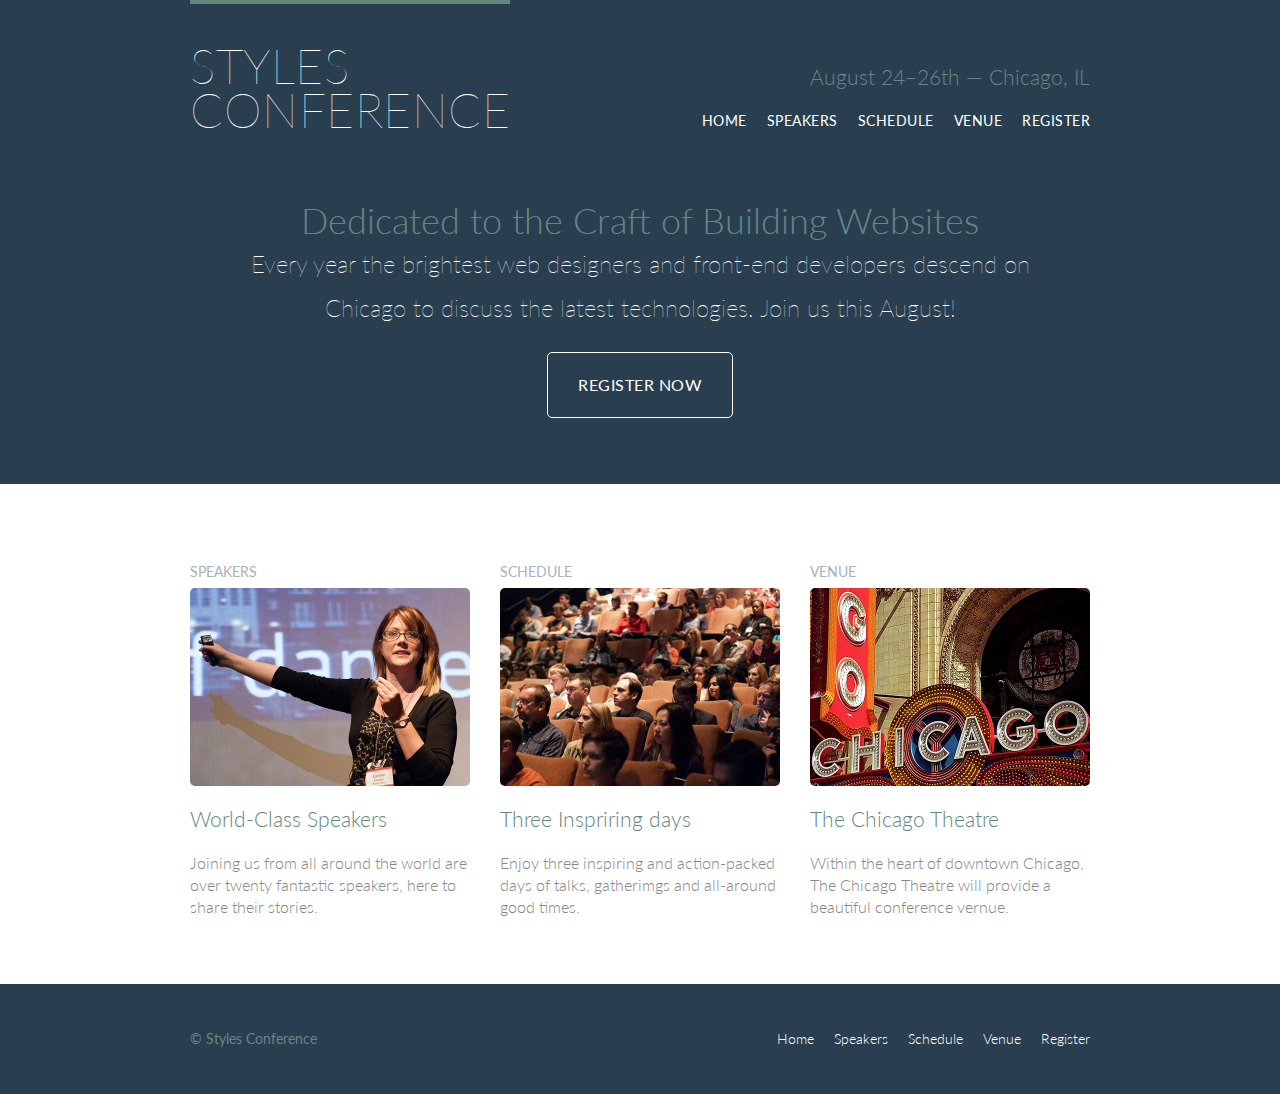
<file: index.html>
<!DOCTYPE html>
<html lang="en">
    
  <head>
    <meta charset="utf-8">
    <title>Styles Conference</title>
    <link rel="stylesheet" href="assets/stylesheets/main.css">
    <link rel="stylesheet" href="https://fonts.googleapis.com/css?family=Lato:100,300,400" >
  </head>
    
  <body>
      
      <!-- Header -->
      
     <header class="primary-header container group">
         
        <h1 class="logo">
          <a href="index.html">Styles <br> Conference</a>
        </h1>
         
        <h3 class="tagline">August 24&ndash;26th &mdash; Chicago, IL</h3>
         
        <nav class="nav primary-nav">
          <ul>
            <li><a href="index.html">Home</a></li><!--
            --><li><a href="speakers.html">Speakers</a></li><!--
            --><li><a href="schedule.html">Schedule</a></li><!--
            --><li><a href="venue.html">Venue</a></li><!--
            --><li><a href="register.html">Register</a></li>
          </ul>
        </nav>
         
      </header>
      
      <!-- Hero -->
      
      <section class="hero container">
          
        <h2>Dedicated to the Craft of Building Websites</h2>
          
        <p>Every year the brightest web designers and front-end developers descend on Chicago to discuss the latest technologies. Join us this August!</p>
          
        <a class="btn btn-alt" href="register.html">Register Now</a>
          
      </section>
      
      <!-- Teasers -->
      
      <section class="row">
        <div class="grid">
          
        <!-- Speakers -->
          
        <section class="teaser col-1-3">
          <h5>Speakers</h5>
          <a href="speakers.html">
            <img src="assets/images/home/speakers.jpg" alt="Professional Speaker">
            <h3>World-Class Speakers</h3>
          </a>
          <p>Joining us from all around the world are over twenty fantastic speakers, here to share their stories.</p>
        </section><!--

        Schedule
          
        --><section class="teaser col-1-3">
          <h5>Schedule</h5>
          <a href="schedule.html">
            <img src="assets/images/home/schedule.jpg" alt="Conference schedule">
            <h3>Three Inspriring days</h3>
          </a>
          <p>Enjoy three inspiring and action-packed days of talks, gatherimgs and all-around good times.</p>
        </section><!--

        Venue
          
        --><section class="teaser col-1-3">
          <h5>Venue</h5>
            <a href="venue.html">
              <img src="assets/images/home/venue.jpg" alt="Chicago Theatre">
            <h3>The Chicago Theatre</h3>
          </a>
          <p>Within the heart of downtown Chicago, The Chicago Theatre will provide a beautiful conference vernue.</p>
        </section>
          
        </div>
      </section>
      
      <!--  Footer -->
      
      <footer class="primary-footer container group">
          
        <small>&copy; Styles Conference</small>  
          
        <nav class="nav">
          <ul>
            <li><a href="index.html">Home</a></li><!--
            --><li><a href="speakers.html">Speakers</a></li><!--
            --><li><a href="schedule.html">Schedule</a></li><!--
            --><li><a href="venue.html">Venue</a></li><!--
            --><li><a href="register.html">Register</a></li>
          </ul>
        </nav>
          
      </footer>
    
  </body>
</html>
</file>
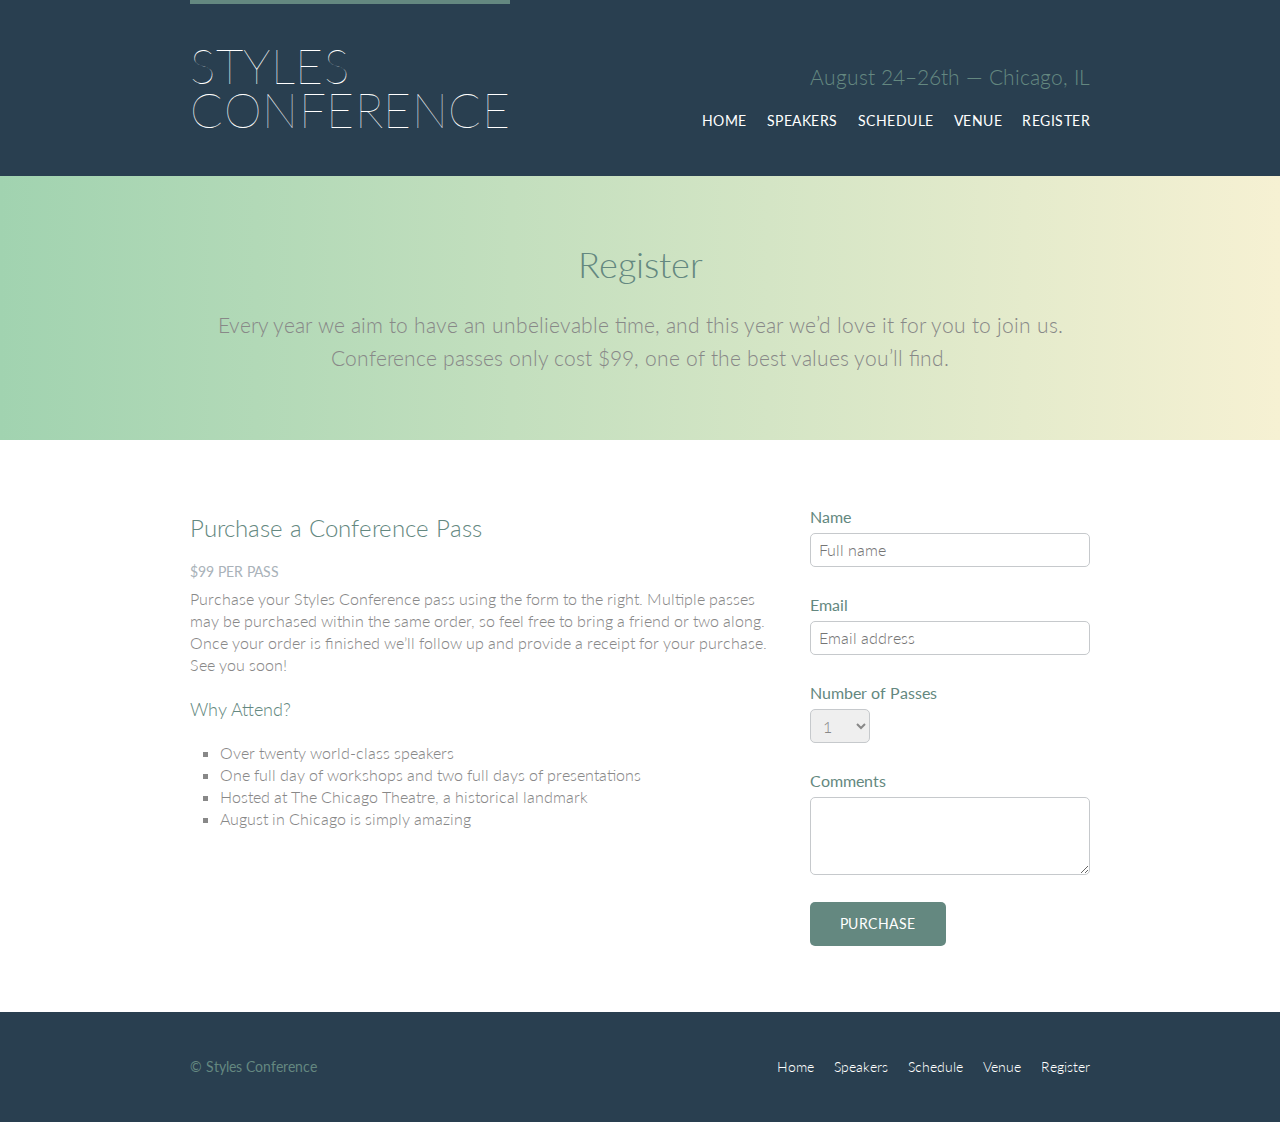
<file: register.html>
<!DOCTYPE html>
<html lang="en">
    
  <head>
    <meta charset="utf-8">
    <title>Register - Styles Conference</title>
    <link rel="stylesheet" href="assets/stylesheets/main.css">
    <link rel="stylesheet" href="https://fonts.googleapis.com/css?family=Lato:100,300,400" >
  </head>
    
  <body>
      
    <!-- Header -->
      
    <header class="primary-header container group">

      <h1 class="logo">
        <a href="index.html">Styles <br> Conference</a>
      </h1>
     
      <h3 class="tagline">August 24&ndash;26th &mdash; Chicago, IL</h3>
        
        <nav class="nav primary-nav">
          <ul>
            <li><a href="index.html">Home</a></li><!--
            --><li><a href="speakers.html">Speakers</a></li><!--
            --><li><a href="schedule.html">Schedule</a></li><!--
            --><li><a href="venue.html">Venue</a></li><!--
            --><li><a href="register.html">Register</a></li>
          </ul>
        </nav>
        
      </header>
      
      <!-- Lead -->
      
      <section class="row-alt">
        <div class="lead container">
          
        <h1>Register</h1>
            
        <p>Every year we aim to have an unbelievable time, and this year we&#8217;d love it for you to join us. Conference passes only cost $99, one of the best values you&#8217;ll find.</p>
          
        </div>
      </section>
        
        <!-- Main Content -->
      
      <section class="row">
        <div class="grid">
            
          <section class="col-2-3">
                
            <h2>Purchase a Conference Pass</h2>
            <h5>$99 per Pass</h5>

            <p>Purchase your Styles Conference pass using the form to the right. Multiple passes may be purchased within the same order, so feel free to bring a friend or two along. Once your order is finished we&#8217;ll follow up and provide a receipt for your purchase. See you soon!</p>

            <h4>Why Attend?</h4>

            <ul class="why-attend">
            <li>Over twenty world-class speakers</li>
              <li>One full day of workshops and two full days of presentations</li>
              <li>Hosted at The Chicago Theatre, a historical landmark</li>
              <li>August in Chicago is simply amazing</li>
            </ul>
                
            </section><!--

            --><form class="col-1-3" action="#" method="post">
            
              <fieldset class="register-group">
                  
                <label>
                  Name
                  <input type="text" name="name" placeholder="Full name" required>
                </label>
                  
                <label>
                  Email
                  <input type="email" name="email" placeholder="Email address" required>
                </label>
                  
                <label>
                  Number of Passes
                  <select name="quantity" required>
                    <option value="1" selected>1</option> 
                    <option value="2">2</option>  
                    <option value="3">3</option>  
                    <option value="4">4</option>  
                    <option value="5">5</option>  
                  </select>
                </label>
              
                <label>
                  Comments
                  <textarea name="comments"></textarea>
                </label>
            
              </fieldset>
            
              <input class="btn btn-default" type="submit" name="submit" value="Purchase">
            
            </form>
   
        </div>
      </section>
      
      <!-- Footer -->
      
      <footer class="primary-footer container group">
          
        <small>&copy; Styles Conference</small>  
          
        <nav class="nav">
          <ul>
            <li><a href="index.html">Home</a></li><!--
            --><li><a href="speakers.html">Speakers</a></li><!--
            --><li><a href="schedule.html">Schedule</a></li><!--
            --><li><a href="venue.html">Venue</a></li><!--
            --><li><a href="register.html">Register</a></li>
          </ul>
        </nav>
          
      </footer>
    
  </body>
</html>
</file>
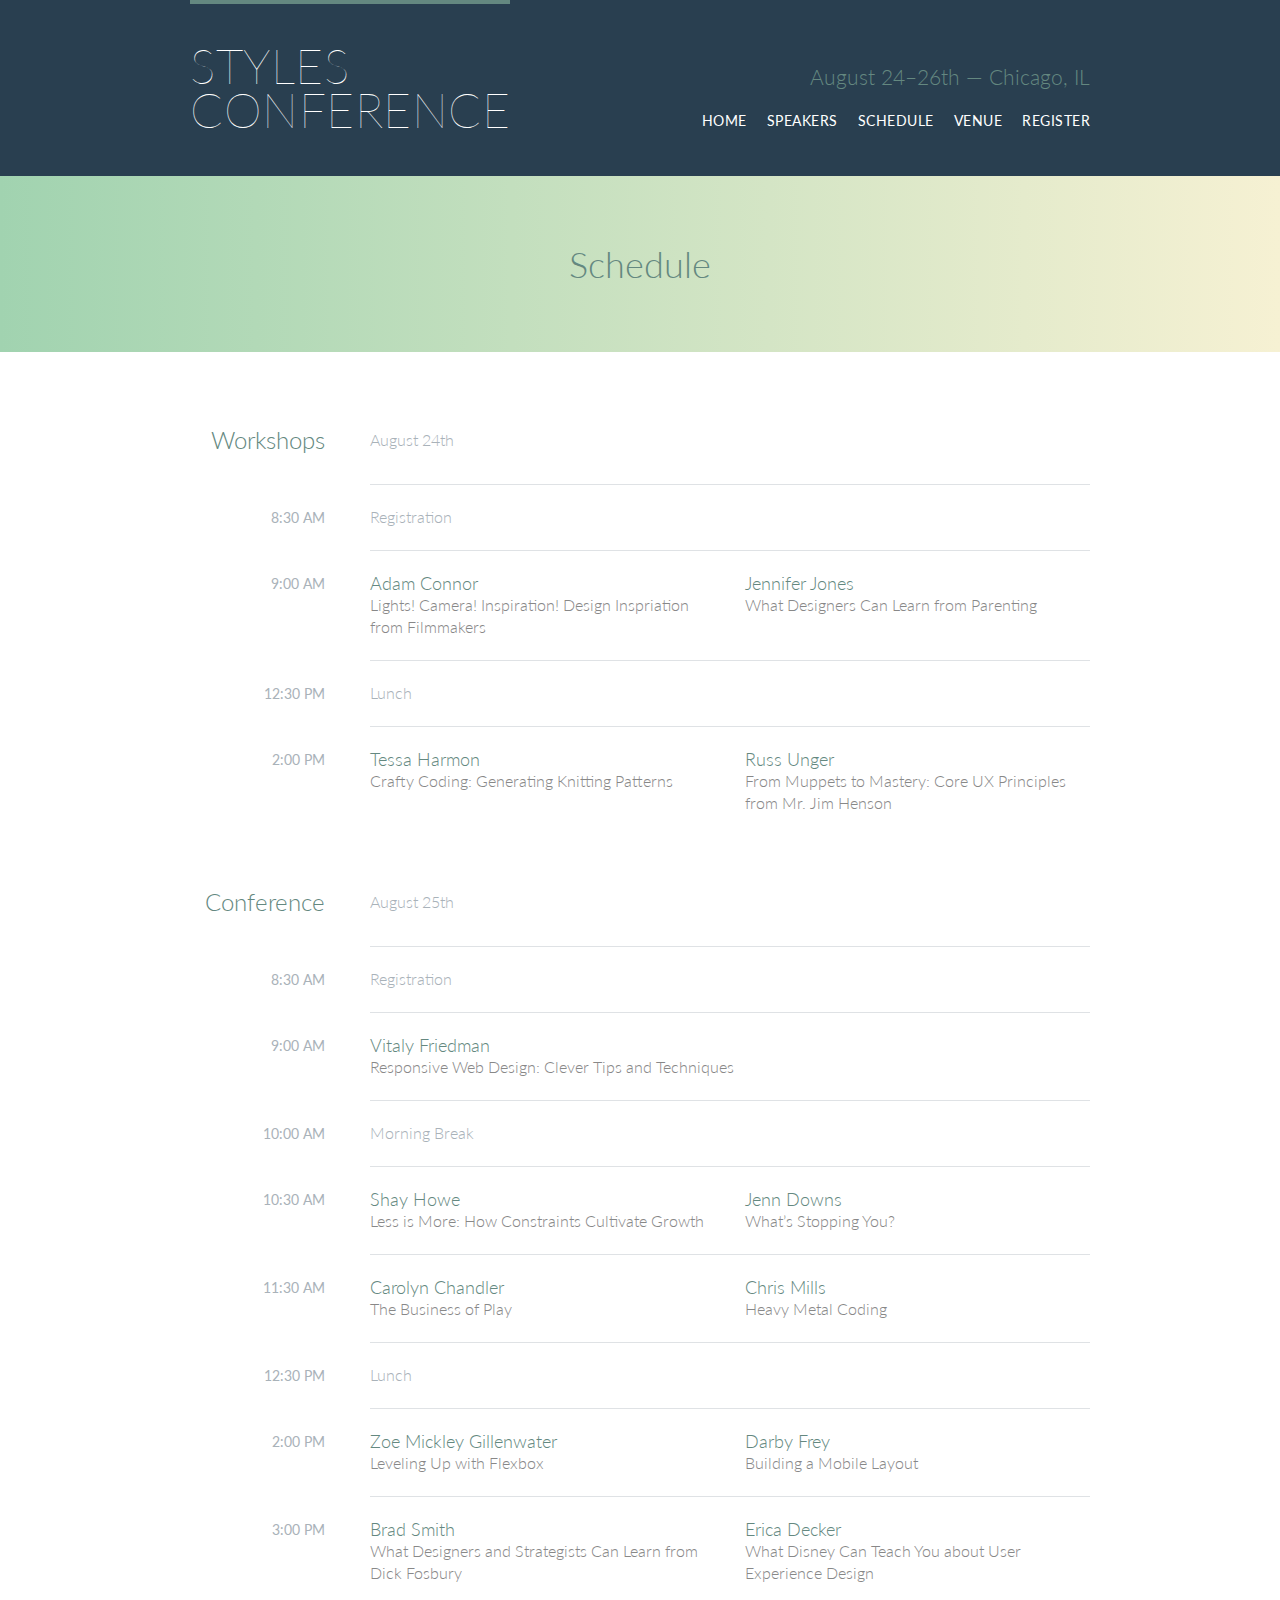
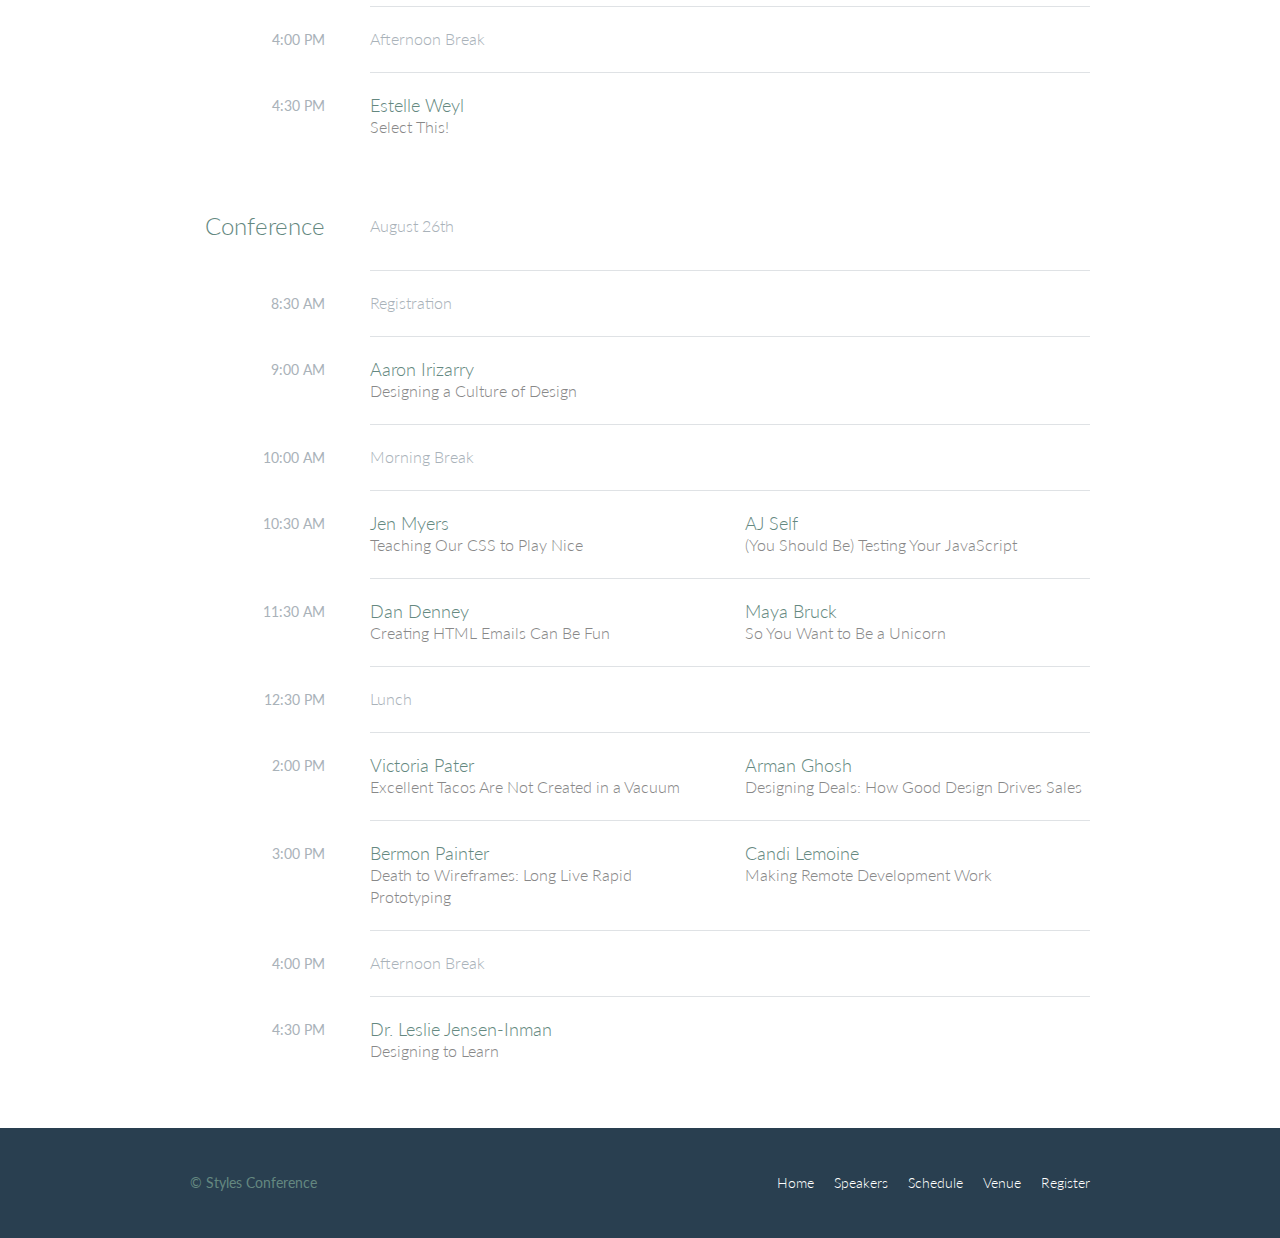
<file: schedule.html>
<!DOCTYPE html>
<html lang="en">
    
  <head>
    <meta charset="utf-8">
    <title>Schedule - Styles Conference</title>
    <link rel="stylesheet" href="assets/stylesheets/main.css">
    <link rel="stylesheet" href="https://fonts.googleapis.com/css?family=Lato:100,300,400" >
  </head>
    
  <body>
      
    <!-- Header -->
      
    <header class="primary-header container group">
        
      <h1 class="logo">
        <a href="index.html">Styles <br> Conference</a>
      </h1>
            
      <h3 class="tagline">August 24&ndash;26th &mdash; Chicago, IL</h3>
        
        <nav class="nav primary-nav">
          <ul>
            <li><a href="index.html">Home</a></li><!--
            --><li><a href="speakers.html">Speakers</a></li><!--
            --><li><a href="schedule.html">Schedule</a></li><!--
            --><li><a href="venue.html">Venue</a></li><!--
            --><li><a href="register.html">Register</a></li>
          </ul>
        </nav>
        
      </header>
      
      <!-- Lead -->
      
      <section class="row-alt">
        <div class="lead container">
          
        <h1>Schedule</h1>
          
        </div>
      </section>

      <!-- Main content -->
      
      <section class="row">
        <div class="container">
            
          <!-- Workshops -->
        
          <table>
            <thead>
              <tr>
                <th scope="row">
                  Workshops  
                </th>
                <td class="schedule-offset" colspan="2">
                  August 24th
                </td>
              </tr>
            </thead>
            <tbody>
              <tr>
                <th scope="row">
                  <time datetime="08:30:00">8:30 AM</time>
                </th>
                <td class="schedule-offset" colspan="2">
                  Registration  
                </td>
              </tr>
              <tr>
                <th scope="row">
                  <time datetime="09:00:00">9:00 AM</time>
                </th>
                <td>
                  <a href="speakers.html#adam-connor">
                    <h4>Adam Connor</h4>
                    Lights! Camera! Inspiration! Design Inspriation from Filmmakers
                  </a>  
                </td>
                <td>
                  <a href="speakers.html#jennifer-jones">
                    <h4>Jennifer Jones</h4>  
                    What Designers Can Learn from Parenting
                  </a>  
                </td>
              </tr>
              <tr>
                <th scope="row">
                  <time datetime="12:30:00">12:30 PM</time>
                </th>
                <td class="schedule-offset" colspan="2">
                  Lunch
                </td>
              </tr>
              <tr>
                <th scope="row">
                  <time datetime="14:00">2:00 PM</time>
                </th>
                <td>
                  <a href="speakers.html#tessa-harmon">
                    <h4>Tessa Harmon</h4>
                    Crafty Coding: Generating Knitting Patterns
                  </a>
                </td>
                <td>
                  <a href="speakers.html#russ-unger">
                    <h4>Russ Unger</h4>
                    From Muppets to Mastery: Core UX Principles from Mr. Jim Henson
                  </a>
                </td>
              </tr>
            </tbody>
          </table>
      
      <!-- Conference -->

        <table>
          <thead>
            <tr>
              <th scope="row">
                Conference
              </th>
              <td class="schedule-offset" colspan="2">
                August 25th
              </td>
            </tr>
          </thead>
          <tbody>
            <tr>
              <th scope="row">
                <time datetime="08:30:00">8:30 AM</time>
              </th>
              <td class="schedule-offset" colspan="2">
                Registration
              </td>
            </tr>
            <tr>
              <th scope="row">
                <time datetime="09:00:00">9:00 AM</time>
              </th>
              <td colspan="2">
                <a href="speakers.html#vitaly-friedman">
                  <h4>Vitaly Friedman</h4>
                  Responsive Web Design: Clever Tips and Techniques
                </a>
              </td>
            </tr>
            <tr>
              <th scope="row">
                <time datetime="10:00:00">10:00 AM</time>
              </th>
              <td class="schedule-offset" colspan="2">
                Morning Break
              </td>
            </tr>
            <tr>
              <th scope="row">
                <time datetime="10:30:00">10:30 AM</time>
              </th>
              <td>
                <a href="speakers.html#shay-howe">
                  <h4>Shay Howe</h4>
                  Less is More: How Constraints Cultivate Growth
                </a>
              </td>
              <td>
                <a href="speakers.html#jenn-downs">
                  <h4>Jenn Downs</h4>
                  What&#8217;s Stopping You?
                </a>
              </td>
            </tr>
            <tr>
              <th scope="row">
                <time datetime="11:30:00">11:30 AM</time>
              </th>
              <td>
                <a href="speakers.html#carolyn-chandler">
                  <h4>Carolyn Chandler</h4>
                  The Business of Play
                </a>
              </td>
              <td>
                <a href="speakers.html#chris-mills">
                  <h4>Chris Mills</h4>
                  Heavy Metal Coding
                </a>
              </td>
            </tr>
            <tr>
              <th scope="row">
                <time datetime="12:30:00">12:30 PM</time>
              </th>
              <td class="schedule-offset" colspan="2">
                Lunch
              </td>
            </tr>
            <tr>
              <th scope="row">
                <time datetime="14:00">2:00 PM</time>
              </th>
              <td>
                <a href="speakers.html#zoe-mickley-gillenwater">
                  <h4>Zoe Mickley Gillenwater</h4>
                  Leveling Up with Flexbox
                </a>
              </td>
              <td>
                <a href="speakers.html#darby-frey">
                  <h4>Darby Frey</h4>
                  Building a Mobile Layout
                </a>
              </td>
            </tr>
            <tr>
              <th scope="row">
                <time datetime="15:00:00">3:00 PM</time>
              </th>
              <td>
                <a href="speakers.html#brad-smith">
                  <h4>Brad Smith</h4>
                  What Designers and Strategists Can Learn from Dick Fosbury
                </a>
              </td>
              <td>
                <a href="speakers.html#erica-decker">
                  <h4>Erica Decker</h4>
                  What Disney Can Teach You about User Experience Design
                </a>
              </td>
            </tr>
            <tr>
              <th scope="row">
                <time datetime="16:00:00">4:00 PM</time>
              </th>
              <td class="schedule-offset" colspan="2">
                Afternoon Break
              </td>
            </tr>
            <tr>
              <th scope="row">
                <time datetime="16:30:00">4:30 PM</time>
              </th>
              <td colspan="2">
                <a href="speakers.html#estelle-weyl">
                  <h4>Estelle Weyl</h4>
                  Select This!
                </a>
              </td>
            </tr>
          </tbody>
        </table>

        <!-- Conference -->

        <table>
          <thead>
            <tr>
              <th scope="row">
                Conference
              </th>
              <td class="schedule-offset" colspan="2">
                August 26th
              </td>
            </tr>
          </thead>
          <tbody>
            <tr>
              <th scope="row">
                <time datetime="08:30:00">8:30 AM</time>
              </th>
              <td class="schedule-offset" colspan="2">
                Registration
              </td>
            </tr>
            <tr>
              <th scope="row">
                <time datetime="09:00:00">9:00 AM</time>
              </th>
              <td colspan="2">
                <a href="speakers.html#aaron-irizarry">
                  <h4>Aaron Irizarry</h4>
                  Designing a Culture of Design
                </a>
              </td>
            </tr>
            <tr>
              <th scope="row">
                <time datetime="10:00:00">10:00 AM</time>
              </th>
              <td class="schedule-offset" colspan="2">
                Morning Break
              </td>
            </tr>
            <tr>
              <th scope="row">
                <time datetime="10:30:00">10:30 AM</time>
              </th>
              <td>
                <a href="speakers.html#jen-myers">
                  <h4>Jen Myers</h4>
                  Teaching Our CSS to Play Nice
                </a>
              </td>
              <td>
                <a href="speakers.html#aj-self">
                  <h4>AJ Self</h4>
                  (You Should Be) Testing Your JavaScript
                </a>
              </td>
            </tr>
            <tr>
              <th scope="row">
                <time datetime="11:30:00">11:30 AM</time>
              </th>
              <td>
                <a href="speakers.html#dan-denney">
                  <h4>Dan Denney</h4>
                  Creating HTML Emails Can Be Fun
                </a>
              </td>
              <td>
                <a href="speakers.html#maya-bruck">
                  <h4>Maya Bruck</h4>
                  So You Want to Be a Unicorn
                </a>
              </td>
            </tr>
            <tr>
              <th scope="row">
                <time datetime="12:30:00">12:30 PM</time>
              </th>
              <td class="schedule-offset" colspan="2">
                Lunch
              </td>
            </tr>
            <tr>
              <th scope="row">
                <time datetime="14:00">2:00 PM</time>
              </th>
              <td>
                <a href="speakers.html#victoria-pater">
                  <h4>Victoria Pater</h4>
                  Excellent Tacos Are Not Created in a Vacuum
                </a>
              </td>
              <td>
                <a href="speakers.html#arman-ghosh">
                  <h4>Arman Ghosh</h4>
                  Designing Deals: How Good Design Drives Sales
                </a>
              </td>
            </tr>
            <tr>
              <th scope="row">
                <time datetime="15:00:00">3:00 PM</time>
              </th>
              <td>
                <a href="speakers.html#bermon-painter">
                  <h4>Bermon Painter</h4>
                  Death to Wireframes: Long Live Rapid Prototyping
                </a>
              </td>
              <td>
                <a href="speakers.html#candi-lemoine">
                  <h4>Candi Lemoine</h4>
                  Making Remote Development Work
                </a>
              </td>
            </tr>
            <tr>
              <th scope="row">
                <time datetime="16:00:00">4:00 PM</time>
              </th>
              <td class="schedule-offset" colspan="2">
                Afternoon Break
              </td>
            </tr>
            <tr>
              <th scope="row">
                <time datetime="16:30:00">4:30 PM</time>
              </th>
              <td colspan="2">
                <a href="speakers.html#leslie-jensen-inman">
                  <h4>Dr. Leslie Jensen-Inman</h4>
                  Designing to Learn
                </a>
              </td>
            </tr>
          </tbody>
        </table>

      </div>
    </section>
      
      <!-- Footer -->
      
      <footer class="primary-footer container group">
          
        <small>&copy; Styles Conference</small>  
          
        <nav class="nav">
          <ul>
            <li><a href="index.html">Home</a></li><!--
            --><li><a href="speakers.html">Speakers</a></li><!--
            --><li><a href="schedule.html">Schedule</a></li><!--
            --><li><a href="venue.html">Venue</a></li><!--
            --><li><a href="register.html">Register</a></li>
          </ul>
        </nav>
          
      </footer>
    
  </body>
</html>
</file>
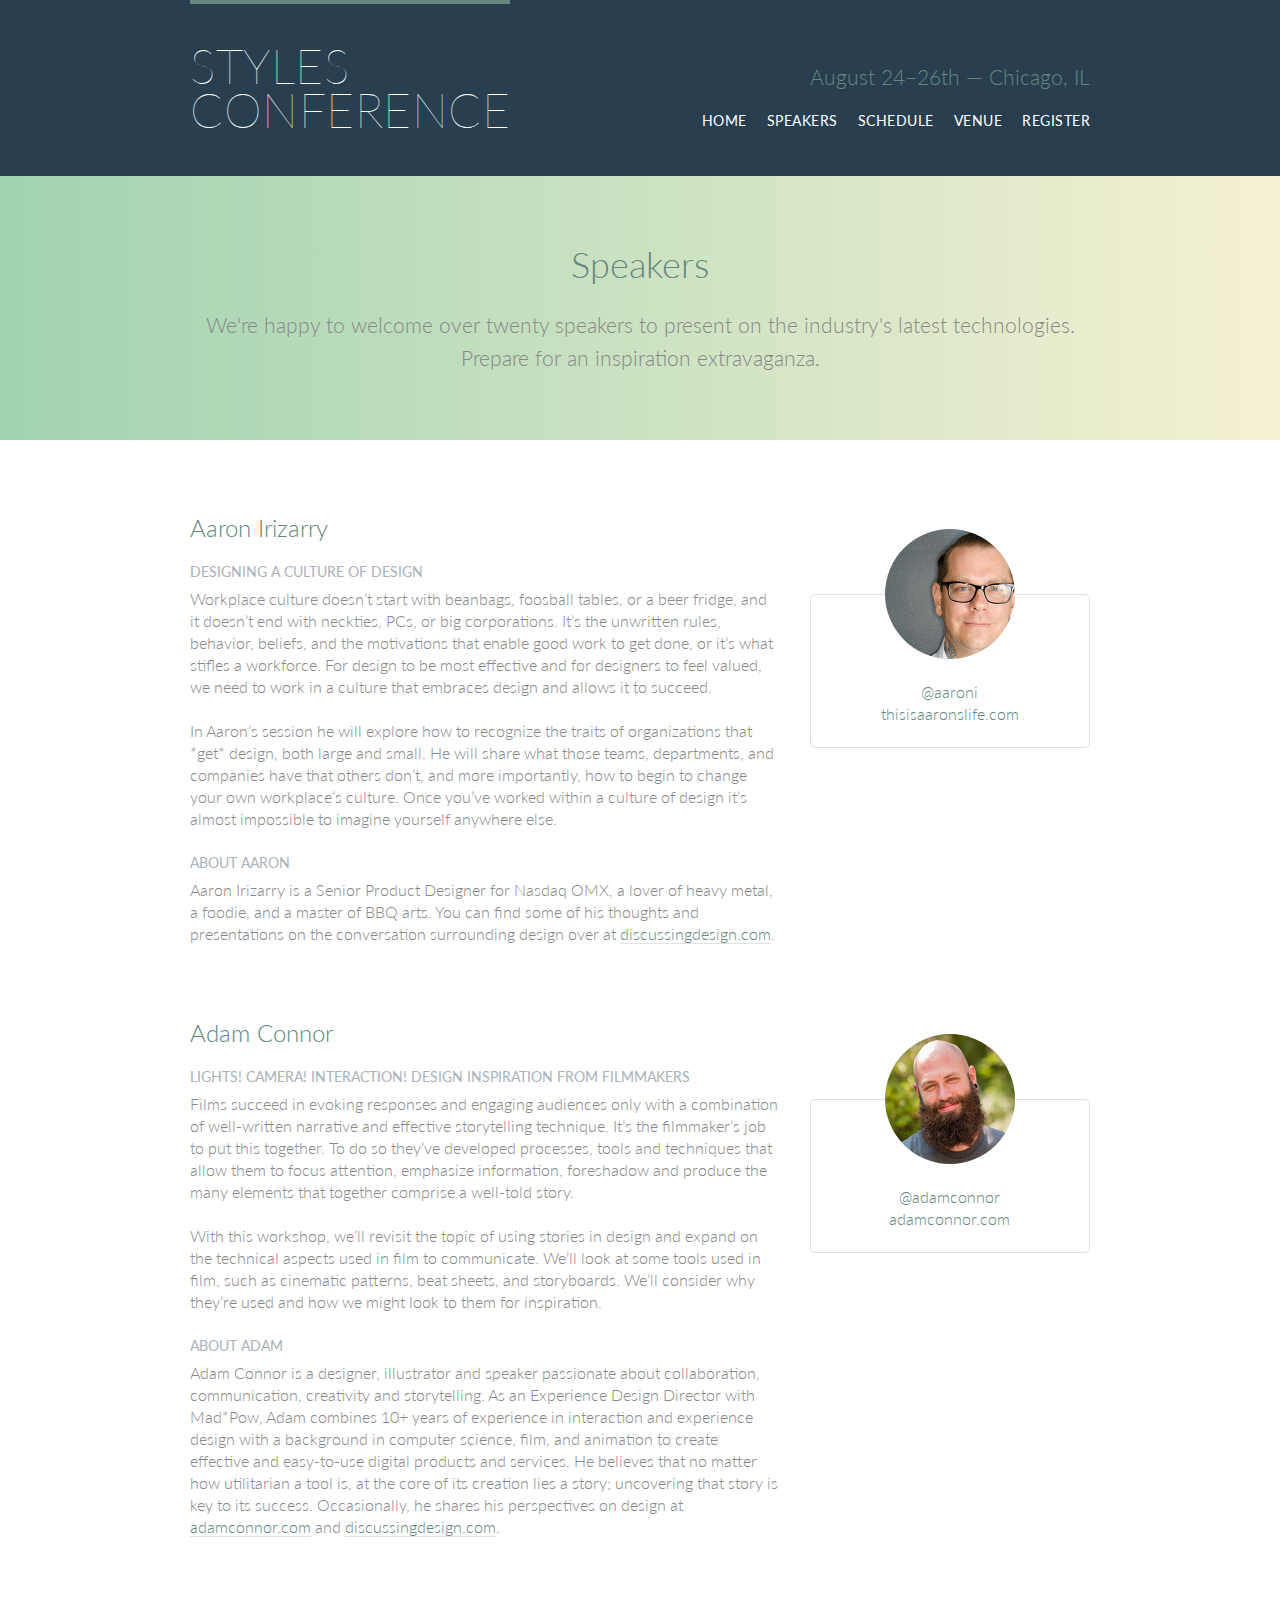
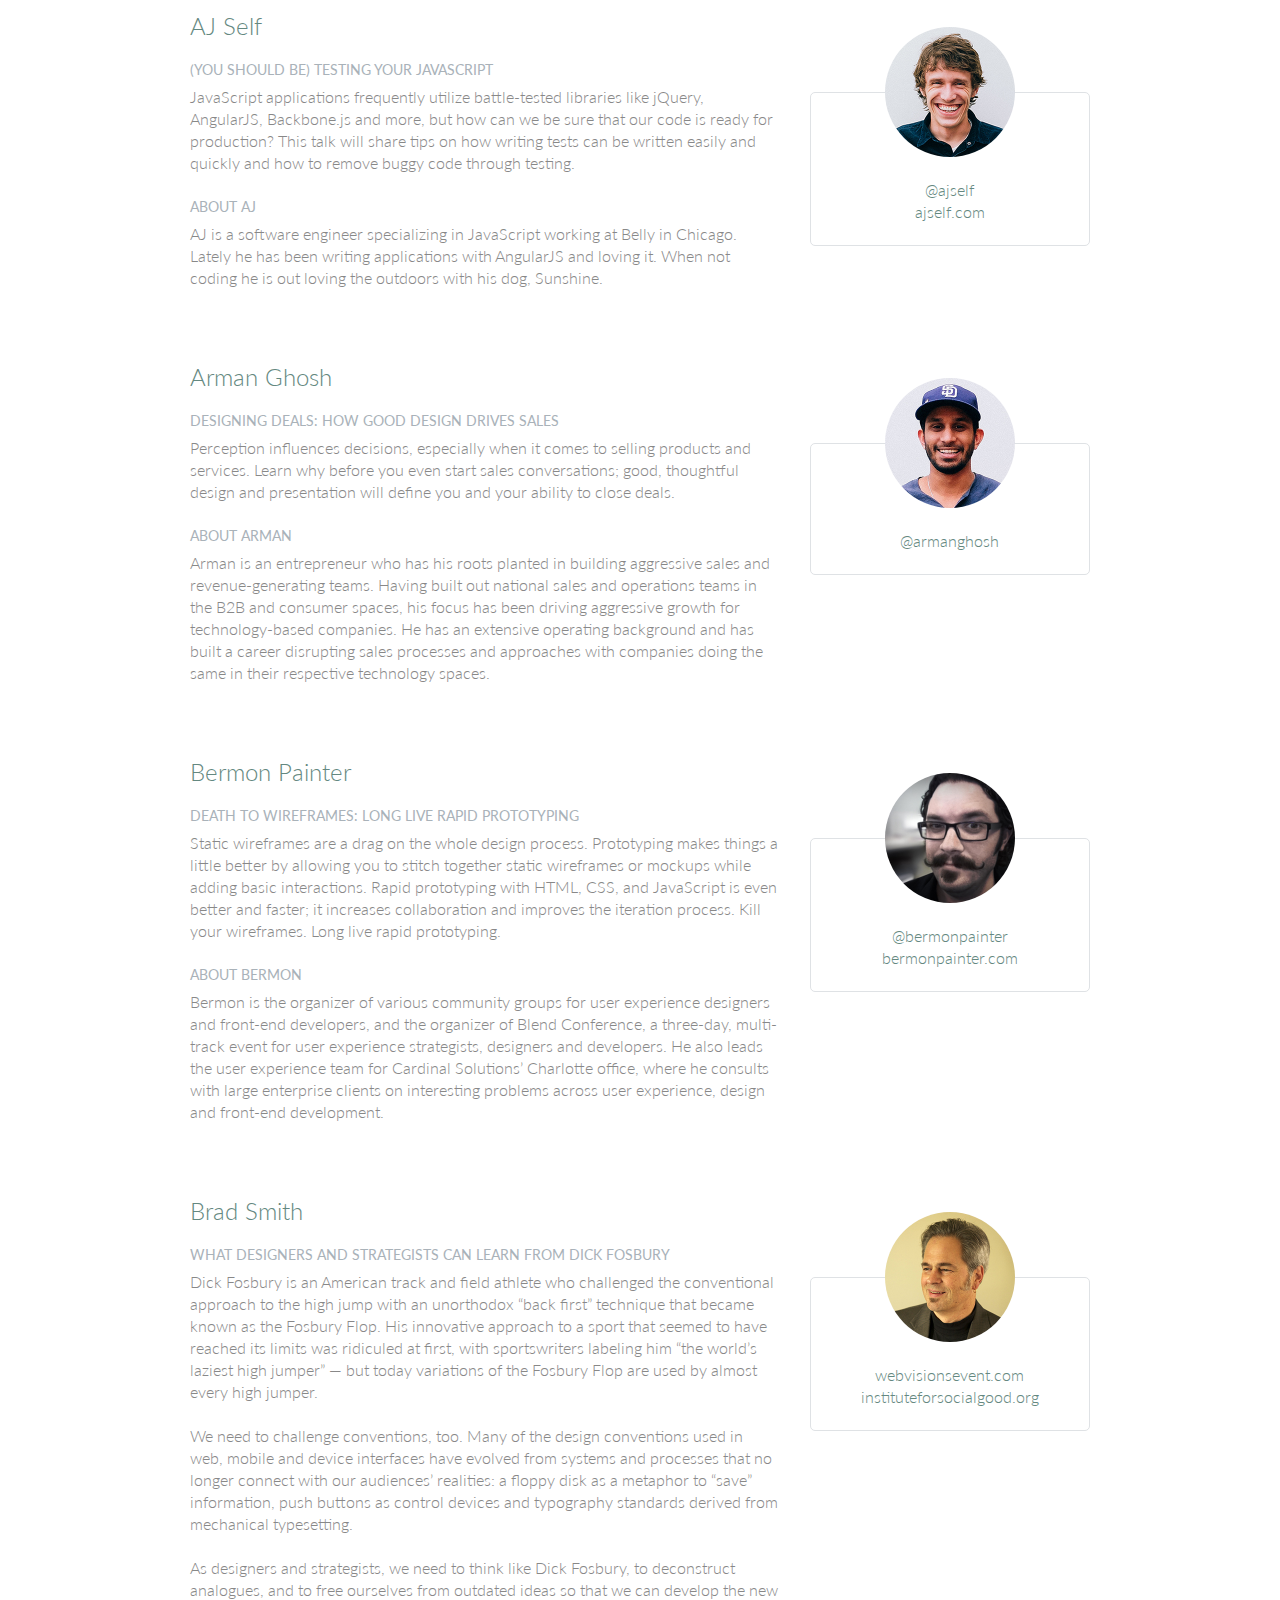
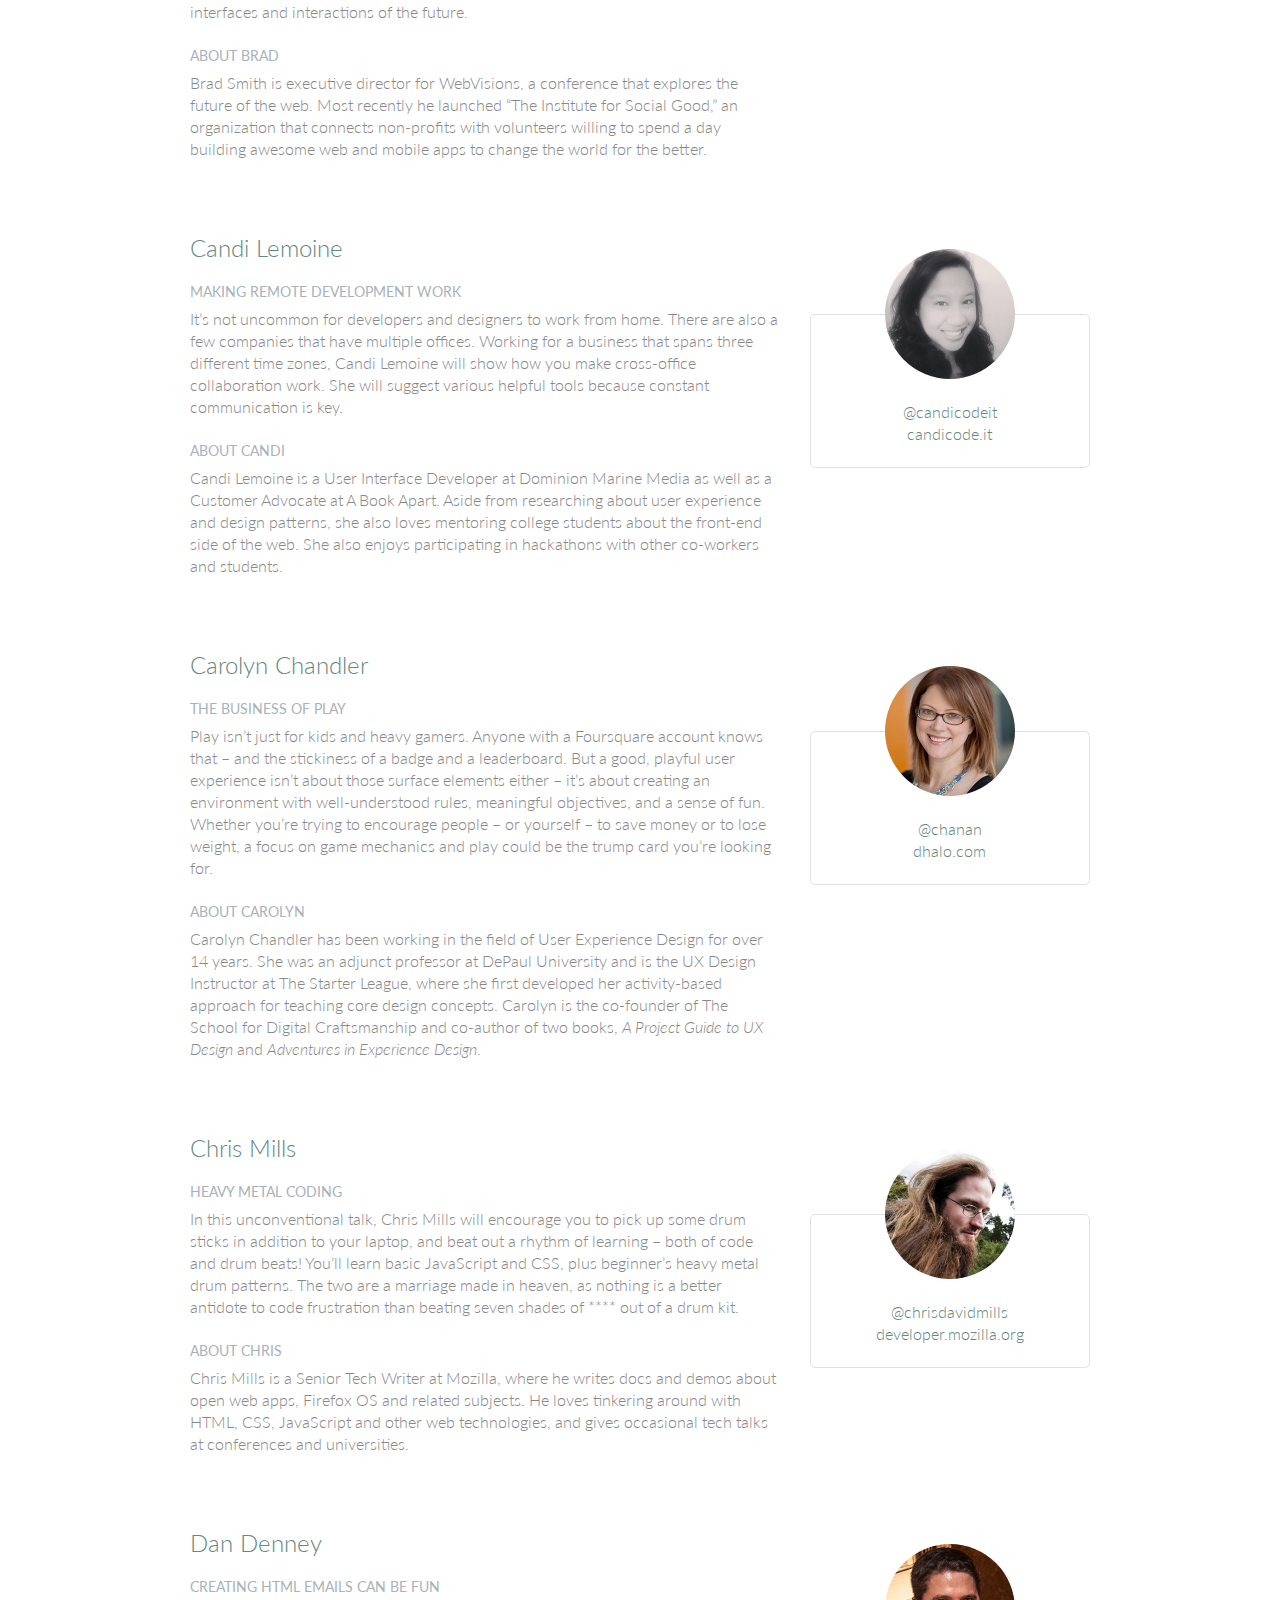
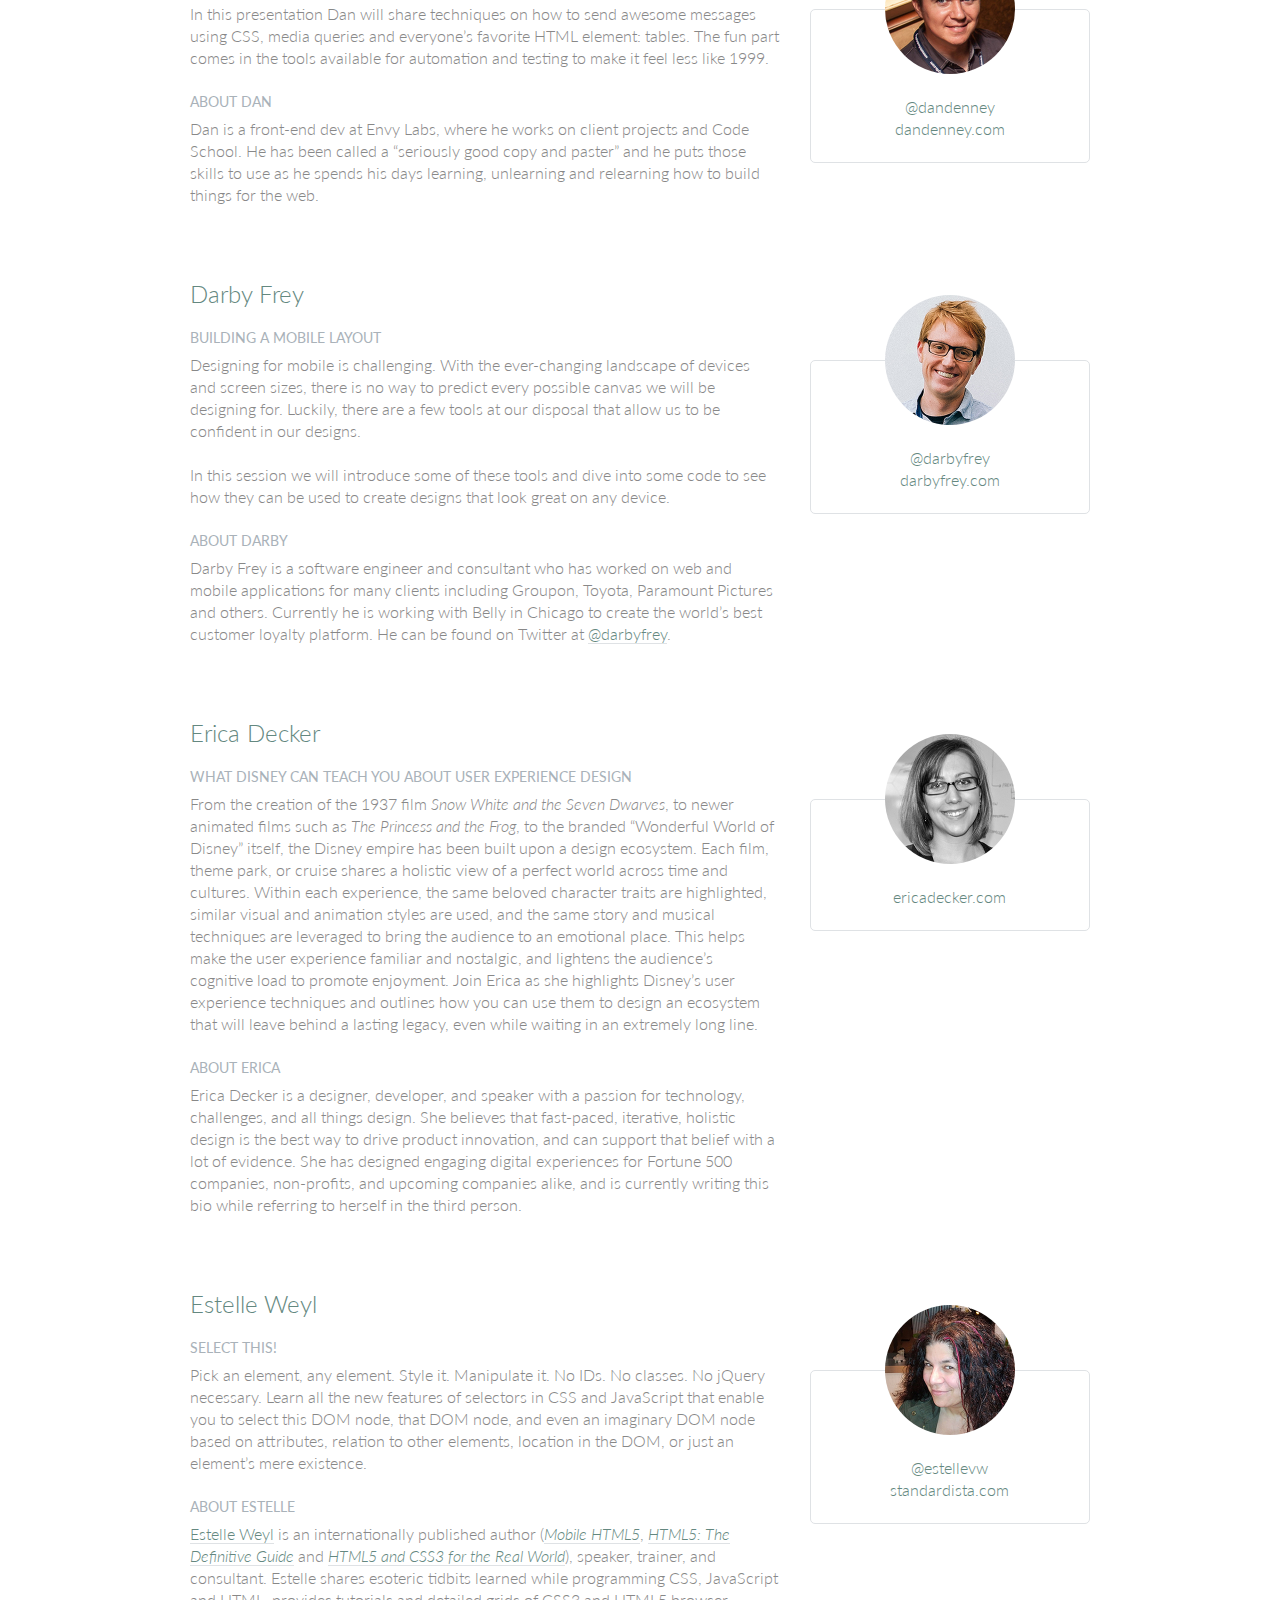
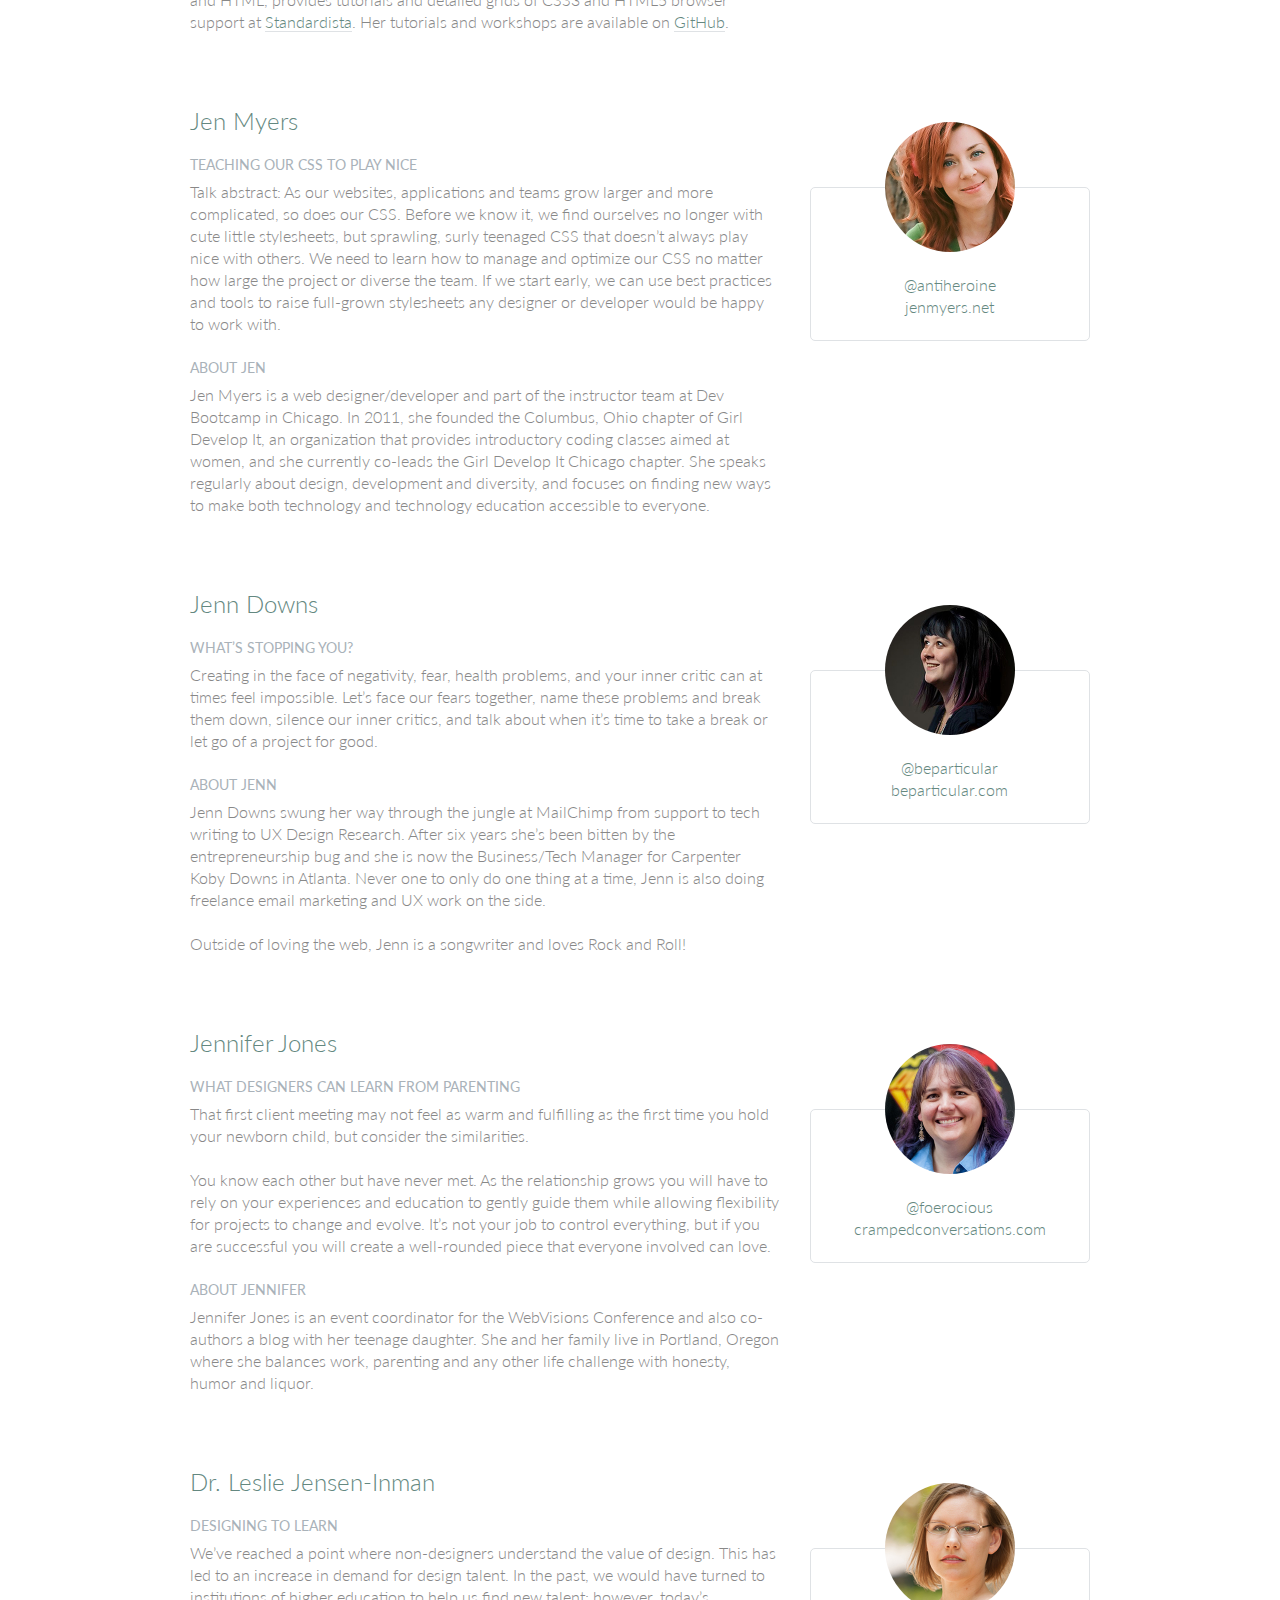
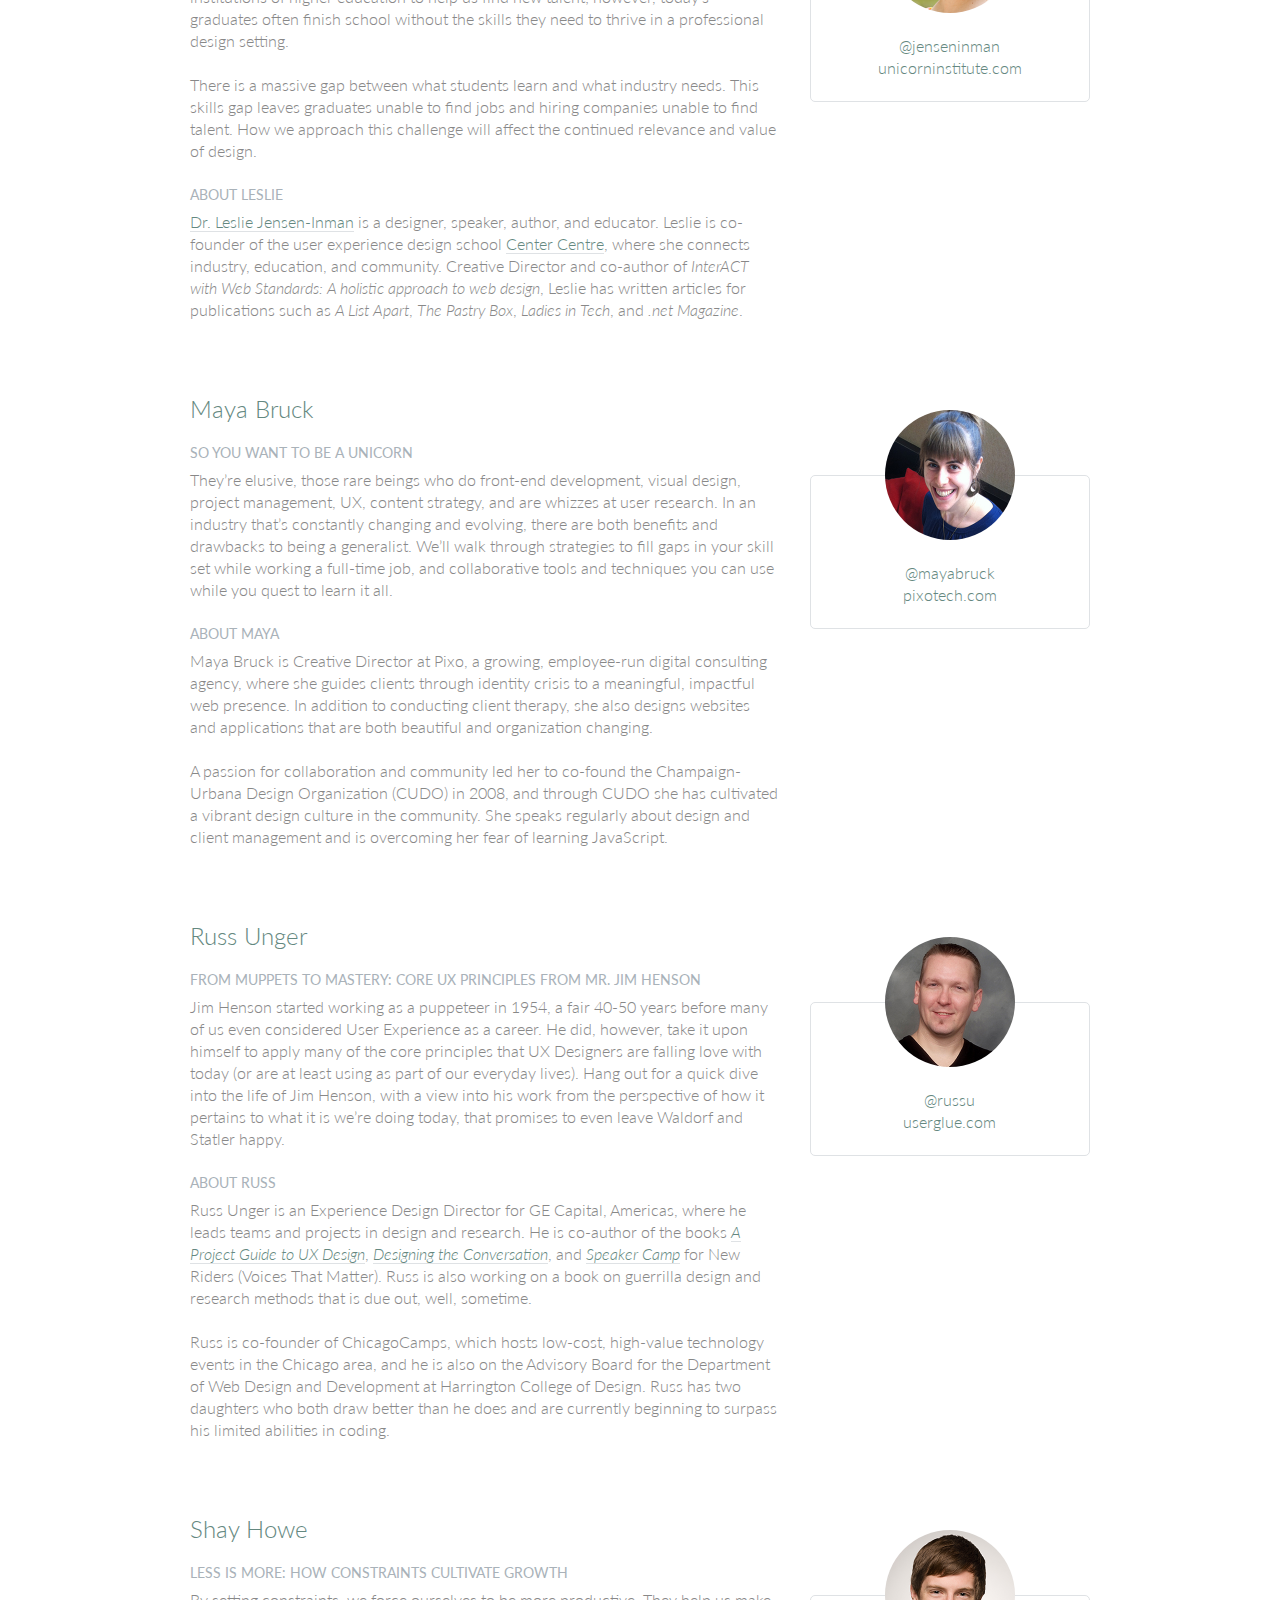
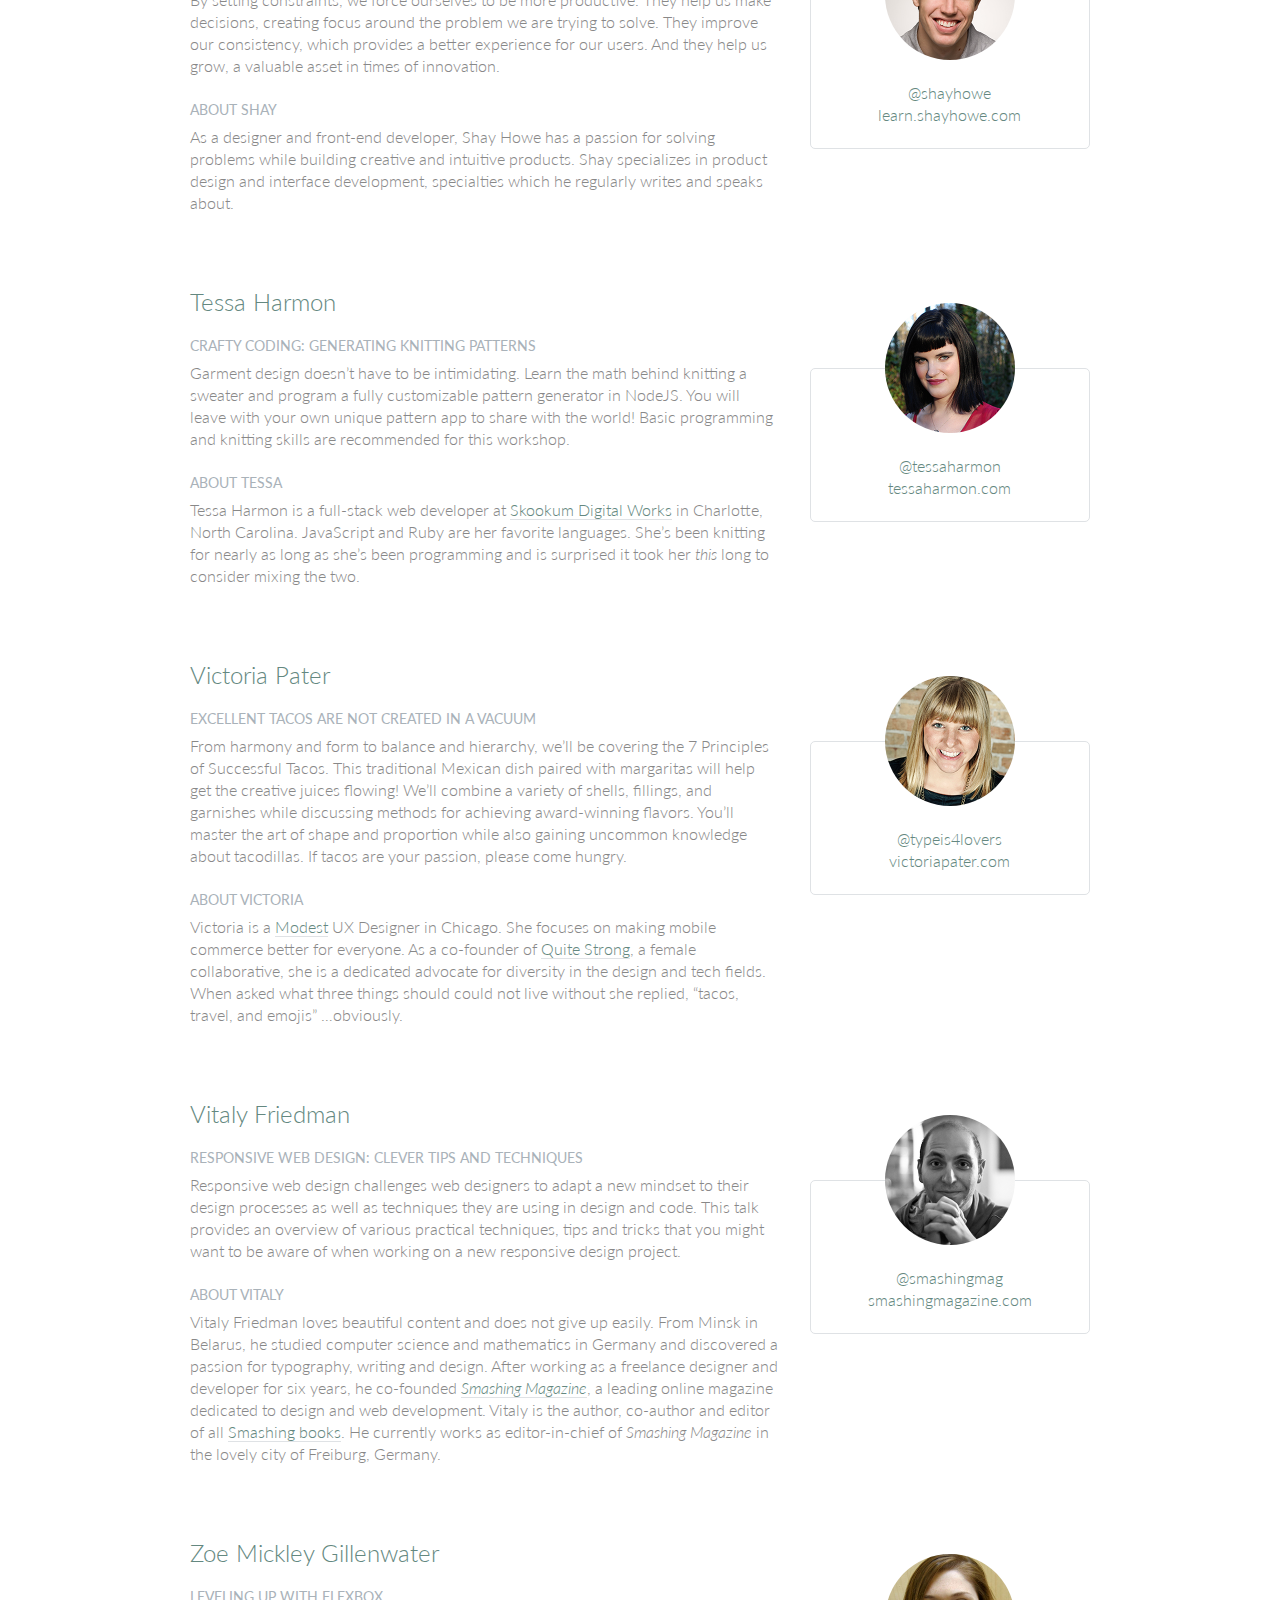
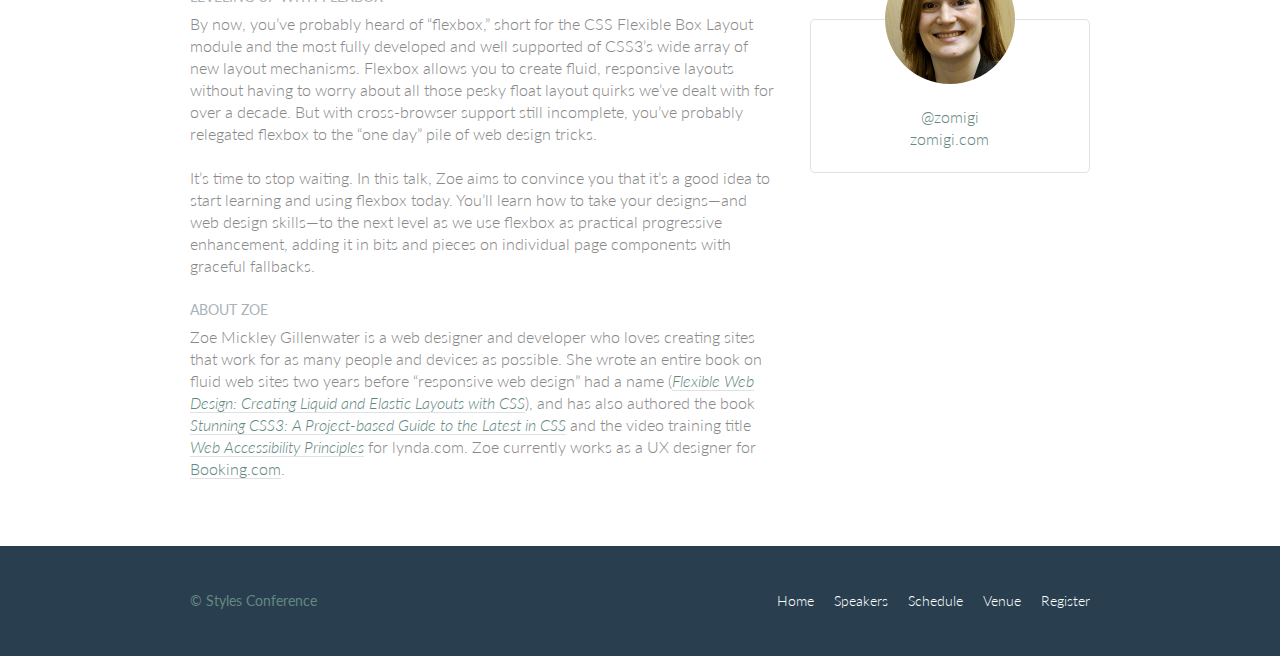
<file: speakers.html>
<!DOCTYPE html>
<html lang="en">
    
  <head>
    <meta charset="utf-8">
    <title>Speakers - Styles Conference</title>
    <link rel="stylesheet" href="assets/stylesheets/main.css">
    <link rel="stylesheet" href="https://fonts.googleapis.com/css?family=Lato:100,300,400" >
  </head>
    
  <body>
      
    <!-- Header -->
      
    <header class="primary-header container group">
        
      <h1 class="logo">
        <a href="index.html">Styles <br> Conference</a>
      </h1>
      
      <h3 class="tagline">August 24&ndash;26th &mdash; Chicago, IL</h3>
        
        <nav class="nav primary-nav">
          <ul>
            <li><a href="index.html">Home</a></li><!--
            --><li><a href="speakers.html">Speakers</a></li><!--
            --><li><a href="schedule.html">Schedule</a></li><!--
            --><li><a href="venue.html">Venue</a></li><!--
            --><li><a href="register.html">Register</a></li>
          </ul>
        </nav>
        
      </header>
      
      <!-- Lead -->
      
      <section class="row-alt">
        <div class="lead container">
          
        <h1>Speakers</h1>
            
        <p>We're happy to welcome over twenty speakers to present on the industry's latest technologies. Prepare for an inspiration extravaganza.</p>
          
        </div>
      </section>
      
      <!-- Main content-->
      
      <section class="row">
        <div class="grid">
                  
          <!-- Aaron Irizarry -->

          <section class="speaker" id="aaron-irizarry">

          <div class="col-2-3">

            <h2>Aaron Irizarry</h2>
            <h5>Designing a Culture of Design</h5>

            <p>Workplace culture doesn&#8217;t start with beanbags, foosball tables, or a beer fridge, and it doesn&#8217;t end with neckties, PCs, or big corporations. It&#8217;s the unwritten rules, behavior, beliefs, and the motivations that enable good work to get done, or it&#8217;s what stifles a workforce. For design to be most effective and for designers to feel valued, we need to work in a culture that embraces design and allows it to succeed.</p>

            <p>In Aaron&#8217;s session he will explore how to recognize the traits of organizations that *get* design, both large and small. He will share what those teams, departments, and companies have that others don&#8217;t, and more importantly, how to begin to change your own workplace&#8217;s culture. Once you&#8217;ve worked within a culture of design it&#8217;s almost impossible to imagine yourself anywhere else.</p>

            <h5>About Aaron</h5>

            <p>Aaron Irizarry is a Senior Product Designer for Nasdaq OMX, a lover of heavy metal, a foodie, and a master of BBQ arts. You can find some of his thoughts and presentations on the conversation surrounding design over at <a href="http://www.discussingdesign.com/">discussingdesign.com</a>.</p>

          </div><!--

          --><aside class="col-1-3">
            <div class="speaker-info">
                
              <img src="assets/images/speakers/aaron-irizarry.jpg" alt="aaron-irizarry">

              <ul>
                <li><a href="https://twitter.com/aaroni">@aaroni</a></li>
                <li><a href="http://www.thisisaaronslife.com/">thisisaaronslife.com</a></li>
              </ul>

            </div>
          </aside>

        </section>

        <!-- Adam Connor -->

        <section class="speaker" id="adam-connor">

          <div class="col-2-3">

            <h2>Adam Connor</h2>
            <h5>Lights! Camera! Interaction! Design Inspiration from Filmmakers</h5>

            <p>Films succeed in evoking responses and engaging audiences only with a combination of well-written narrative and effective storytelling technique. It&#8217;s the filmmaker&#8217;s job to put this together. To do so they&#8217;ve developed processes, tools and techniques that allow them to focus attention, emphasize information, foreshadow and produce the many elements that together comprise a well-told story.</p>

            <p>With this workshop, we&#8217;ll revisit the topic of using stories in design and expand on the technical aspects used in film to communicate. We&#8217;ll look at some tools used in film, such as cinematic patterns, beat sheets, and storyboards. We&#8217;ll consider why they&#8217;re used and how we might look to them for inspiration.</p>

            <h5>About Adam</h5>

            <p>Adam Connor is a designer, illustrator and speaker passionate about collaboration, communication, creativity and storytelling. As an Experience Design Director with Mad*Pow, Adam combines 10+ years of experience in interaction and experience design with a background in computer science, film, and animation to create effective and easy-to-use digital products and services. He believes that no matter how utilitarian a tool is, at the core of its creation lies a story; uncovering that story is key to its success. Occasionally, he shares his perspectives on design at <a href="http://adamconnor.com/">adamconnor.com</a> and <a href="http://www.discussingdesign.com/">discussingdesign.com</a>.</p>

          </div><!--

          --><aside class="col-1-3">
            <div class="speaker-info">
                
              <img src="assets/images/speakers/adam-connor.jpg" alt="adam connor">

              <ul>
                <li><a href="https://twitter.com/adamconnor">@adamconnor</a></li>
                <li><a href="http://adamconnor.com/">adamconnor.com</a></li>
              </ul>

            </div>
          </aside>

        </section>

        <!-- AJ Self -->

        <section class="speaker" id="aj-self">

          <div class="col-2-3">

            <h2>AJ Self</h2>
            <h5>(You Should Be) Testing Your JavaScript</h5>

            <p>JavaScript applications frequently utilize battle-tested libraries like jQuery, AngularJS, Backbone.js and more, but how can we be sure that our code is ready for production? This talk will share tips on how writing tests can be written easily and quickly and how to remove buggy code through testing.</p>

            <h5>About AJ</h5>

            <p>AJ is a software engineer specializing in JavaScript working at Belly in Chicago. Lately he has been writing applications with AngularJS and loving it. When not coding he is out loving the outdoors with his dog, Sunshine.</p>

          </div><!--

          --><aside class="col-1-3">
            <div class="speaker-info">
                
              <img src="assets/images/speakers/aj-self.jpg" alt="AJ Self">

              <ul>
                <li><a href="https://twitter.com/ajself">@ajself</a></li>
                <li><a href="http://www.ajself.com/">ajself.com</a></li>
              </ul>

            </div>
          </aside>

        </section>

        <!-- Arman Ghosh -->

        <section class="speaker" id="arman-ghosh">

          <div class="col-2-3">

            <h2>Arman Ghosh</h2>
            <h5>Designing Deals: How Good Design Drives Sales</h5>

            <p>Perception influences decisions, especially when it comes to selling products and services. Learn why before you even start sales conversations; good, thoughtful design and presentation will define you and your ability to close deals.</p>

            <h5>About Arman</h5>

            <p>Arman is an entrepreneur who has his roots planted in building aggressive sales and revenue-generating teams. Having built out national sales and operations teams in the B2B and consumer spaces, his focus has been driving aggressive growth for technology-based companies. He has an extensive operating background and has built a career disrupting sales processes and approaches with companies doing the same in their respective technology spaces.</p>

          </div><!--

          --><aside class="col-1-3">
            <div class="speaker-info">
                
              <img src="assets/images/speakers/arman-ghosh.jpg" alt="Arman Ghosh">

              <ul>
                <li><a href="https://twitter.com/armanghosh">@armanghosh</a></li>
              </ul>

            </div>
          </aside>

        </section>

        <!-- Bermon Painter -->

        <section class="speaker" id="bermon-painter">

          <div class="col-2-3">

            <h2>Bermon Painter</h2>
            <h5>Death to Wireframes: Long Live Rapid Prototyping</h5>

            <p>Static wireframes are a drag on the whole design process. Prototyping makes things a little better by allowing you to stitch together static wireframes or mockups while adding basic interactions. Rapid prototyping with HTML, CSS, and JavaScript is even better and faster; it increases collaboration and improves the iteration process. Kill your wireframes. Long live rapid prototyping.</p>

            <h5>About Bermon</h5>

            <p>Bermon is the organizer of various community groups for user experience designers and front-end developers, and the organizer of Blend Conference, a three-day, multi-track event for user experience strategists, designers and developers. He also leads the user experience team for Cardinal Solutions&#8217; Charlotte office, where he consults with large enterprise clients on interesting problems across user experience, design and front-end development.</p>

          </div><!--

          --><aside class="col-1-3">
            <div class="speaker-info">
                
            <img src="assets/images/speakers/bermon-painter.jpg" alt="Berman Painter">

              <ul>
                <li><a href="https://twitter.com/bermonpainter">@bermonpainter</a></li>
                <li><a href="http://bermonpainter.com/">bermonpainter.com</a></li>
              </ul>

            </div>
          </aside>

        </section>

        <!-- Brad Smith -->

        <section class="speaker" id="brad-smith">

          <div class="col-2-3">

            <h2>Brad Smith</h2>
            <h5>What Designers and Strategists Can Learn from Dick Fosbury</h5>

            <p>Dick Fosbury is an American track and field athlete who challenged the conventional approach to the high jump with an unorthodox &#8220;back first&#8221; technique that became known as the Fosbury Flop. His innovative approach to a sport that seemed to have reached its limits was ridiculed at first, with sportswriters labeling him &#8220;the world&#8217;s laziest high jumper&#8221; &#8212; but today variations of the Fosbury Flop are used by almost every high jumper.</p>

            <p>We need to challenge conventions, too. Many of the design conventions used in web, mobile and device interfaces have evolved from systems and processes that no longer connect with our audiences&#8217; realities: a floppy disk as a metaphor to &#8220;save&#8221; information, push buttons as control devices and typography standards derived from mechanical typesetting.</p>

            <p>As designers and strategists, we need to think like Dick Fosbury, to deconstruct analogues, and to free ourselves from outdated ideas so that we can develop the new interfaces and interactions of the future.</p>

            <h5>About Brad</h5>

            <p>Brad Smith is executive director for WebVisions, a conference that explores the future of the web. Most recently he launched &#8220;The Institute for Social Good,&#8221; an organization that connects non-profits with volunteers willing to spend a day building awesome web and mobile apps to change the world for the better.</p>

          </div><!--

          --><aside class="col-1-3">
            <div class="speaker-info">
                
                <img src="assets/images/speakers/brad-smith.jpg" alt="Brad Smith">

              <ul>
                <li><a href="http://www.webvisionsevent.com/">webvisionsevent.com</a></li>
                <li><a href="http://www.instituteforsocialgood.org/">instituteforsocialgood.org</a></li>
              </ul>

            </div>
          </aside>

        </section>

        <!-- Candi Lemoine -->

        <section class="speaker" id="candi-lemoine">

          <div class="col-2-3">

            <h2>Candi Lemoine</h2>
            <h5>Making Remote Development Work</h5>

            <p>It&#8217;s not uncommon for developers and designers to work from home. There are also a few companies that have multiple offices. Working for a business that spans three different time zones, Candi Lemoine will show how you make cross-office collaboration work. She will suggest various helpful tools because constant communication is key.</p>

            <h5>About Candi</h5>

            <p>Candi Lemoine is a User Interface Developer at Dominion Marine Media as well as a Customer Advocate at A Book Apart. Aside from researching about user experience and design patterns, she also loves mentoring college students about the front-end side of the web. She also enjoys participating in hackathons with other co-workers and students.</p>

          </div><!--

          --><aside class="col-1-3">
            <div class="speaker-info">
                
                <img src="assets/images/speakers/candi-lemoine.jpg" alt="Candi Lemoine">

              <ul>
                <li><a href="https://twitter.com/candicodeit">@candicodeit</a></li>
                <li><a href="http://candicode.it/">candicode.it</a></li>
              </ul>

            </div>
          </aside>

        </section>

        <!-- Carolyn Chandler -->

        <section class="speaker" id="carolyn-chandler">

          <div class="col-2-3">

            <h2>Carolyn Chandler</h2>
            <h5>The Business of Play</h5>

            <p>Play isn&#8217;t just for kids and heavy gamers. Anyone with a Foursquare account knows that &#8211; and the stickiness of a badge and a leaderboard. But a good, playful user experience isn&#8217;t about those surface elements either &#8211; it&#8217;s about creating an environment with well-understood rules, meaningful objectives, and a sense of fun. Whether you&#8217;re trying to encourage people &#8211; or yourself &#8211; to save money or to lose weight, a focus on game mechanics and play could be the trump card you&#8217;re looking for.</p>

            <h5>About Carolyn</h5>

            <p>Carolyn Chandler has been working in the field of User Experience Design for over 14 years. She was an adjunct professor at DePaul University and is the UX Design Instructor at The Starter League, where she first developed her activity-based approach for teaching core design concepts. Carolyn is the co-founder of The School for Digital Craftsmanship and co-author of two books, <cite>A Project Guide to UX Design</cite> and <cite>Adventures in Experience Design</cite>.</p>

          </div><!--

          --><aside class="col-1-3">
            <div class="speaker-info">
                
                <img src="assets/images/speakers/carolyn-chandler.jpg" alt="Carloyn Chandler">

              <ul>
                <li><a href="https://twitter.com/chanan">@chanan</a></li>
                <li><a href="http://www.dhalo.com/">dhalo.com</a></li>
              </ul>

            </div>
          </aside>

        </section>

        <!-- Chris Mills -->

        <section class="speaker" id="chris-mills">

          <div class="col-2-3">

            <h2>Chris Mills</h2>
            <h5>Heavy Metal Coding</h5>

            <p>In this unconventional talk, Chris Mills will encourage you to pick up some drum sticks in addition to your laptop, and beat out a rhythm of learning &#8211; both of code and drum beats! You&#8217;ll learn basic JavaScript and CSS, plus beginner&#8217;s heavy metal drum patterns. The two are a marriage made in heaven, as nothing is a better antidote to code frustration than beating seven shades of **** out of a drum kit.</p>

            <h5>About Chris</h5>

            <p>Chris Mills is a Senior Tech Writer at Mozilla, where he writes docs and demos about open web apps, Firefox OS and related subjects. He loves tinkering around with HTML, CSS, JavaScript and other web technologies, and gives occasional tech talks at conferences and universities.</p>

          </div><!--

          --><aside class="col-1-3">
            <div class="speaker-info">
                
             <img src="assets/images/speakers/chris-mills.jpg" alt="Chris Mills">

              <ul>
                <li><a href="https://twitter.com/chrisdavidmills">@chrisdavidmills</a></li>
                <li><a href="https://developer.mozilla.org/">developer.mozilla.org</a></li>
              </ul>

            </div>
          </aside>

        </section>

        <!-- Dan Denney -->

        <section class="speaker" id="dan-denney">

          <div class="col-2-3">

            <h2>Dan Denney</h2>
            <h5>Creating HTML Emails Can Be Fun</h5>

            <p>In this presentation Dan will share techniques on how to send awesome messages using CSS, media queries and everyone&#8217;s favorite HTML element: tables. The fun part comes in the tools available for automation and testing to make it feel less like 1999.</p>

            <h5>About Dan</h5>

            <p>Dan is a front-end dev at Envy Labs, where he works on client projects and Code School. He has been called a &#8220;seriously good copy and paster&#8221; and he puts those skills to use as he spends his days learning, unlearning and relearning how to build things for the web.</p>

          </div><!--

          --><aside class="col-1-3">
            <div class="speaker-info">
                
              <img src="assets/images/speakers/dan-denney.jpg" alt="Dan Denney">

              <ul>
                <li><a href="https://twitter.com/dandenney">@dandenney</a></li>
                <li><a href="http://dandenney.com/">dandenney.com</a></li>
              </ul>

            </div>
          </aside>

        </section>

        <!-- Darby Frey -->

        <section class="speaker" id="darby-frey">

          <div class="col-2-3">

            <h2>Darby Frey</h2>
            <h5>Building a Mobile Layout</h5>

            <p>Designing for mobile is challenging. With the ever-changing landscape of devices and screen sizes, there is no way to predict every possible canvas we will be designing for. Luckily, there are a few tools at our disposal that allow us to be confident in our designs.</p>

            <p>In this session we will introduce some of these tools and dive into some code to see how they can be used to create designs that look great on any device.</p>

            <h5>About Darby</h5>

            <p>Darby Frey is a software engineer and consultant who has worked on web and mobile applications for many clients including Groupon, Toyota, Paramount Pictures and others. Currently he is working with Belly in Chicago to create the world&#8217;s best customer loyalty platform. He can be found on Twitter at <a href="https://twitter.com/darbyfrey">@darbyfrey</a>.</p>

          </div><!--

          --><aside class="col-1-3">
            <div class="speaker-info">
                
              <img src="assets/images/speakers/darby-frey.jpg" alt="Darby Frey">

              <ul>
                <li><a href="https://twitter.com/darbyfrey">@darbyfrey</a></li>
                <li><a href="http://darbyfrey.com/">darbyfrey.com</a></li>
              </ul>

            </div>
          </aside>

        </section>

        <!-- Erica Decker -->

        <section class="speaker" id="erica-decker">

          <div class="col-2-3">

            <h2>Erica Decker</h2>
            <h5>What Disney Can Teach You about User Experience Design</h5>

            <p>From the creation of the 1937 film <cite>Snow White and the Seven Dwarves</cite>, to newer animated films such as <cite>The Princess and the Frog</cite>, to the branded &#8220;Wonderful World of Disney&#8221; itself, the Disney empire has been built upon a design ecosystem. Each film, theme park, or cruise shares a holistic view of a perfect world across time and cultures. Within each experience, the same beloved character traits are highlighted, similar visual and animation styles are used, and the same story and musical techniques are leveraged to bring the audience to an emotional place. This helps make the user experience familiar and nostalgic, and lightens the audience&#8217;s cognitive load to promote enjoyment. Join Erica as she highlights Disney&#8217;s user experience techniques and outlines how you can use them to design an ecosystem that will leave behind a lasting legacy, even while waiting in an extremely long line.</p>

            <h5>About Erica</h5>

            <p>Erica Decker is a designer, developer, and speaker with a passion for technology, challenges, and all things design. She believes that fast-paced, iterative, holistic design is the best way to drive product innovation, and can support that belief with a lot of evidence. She has designed engaging digital experiences for Fortune 500 companies, non-profits, and upcoming companies alike, and is currently writing this bio while referring to herself in the third person.</p>

          </div><!--

          --><aside class="col-1-3">
            <div class="speaker-info">
                
              <img src="assets/images/speakers/erica-decker.jpg" alt="Erica Decker">

              <ul>
                <li><a href="http://ericadecker.com/">ericadecker.com</a></li>
              </ul>

            </div>
          </aside>

        </section>

        <!-- Estelle Weyl -->

        <section class="speaker" id="estelle-weyl">

          <div class="col-2-3">

            <h2>Estelle Weyl</h2>
            <h5>Select This!</h5>

            <p>Pick an element, any element. Style it. Manipulate it. No IDs. No classes. No jQuery necessary. Learn all the new features of selectors in CSS and JavaScript that enable you to select this DOM node, that DOM node, and even an imaginary DOM node based on attributes, relation to other elements, location in the DOM, or just an element&#8217;s mere existence.</p>

            <h5>About Estelle</h5>

            <p><a href="https://twitter.com/estellevw">Estelle Weyl</a> is an internationally published author (<cite><a href="http://shop.oreilly.com/product/0636920021711.do">Mobile HTML5</a></cite>, <cite><a href="http://shop.oreilly.com/product/0636920018063.do">HTML5: The Definitive Guide</a></cite> and <cite><a href="http://shop.oreilly.com/product/9780980846904.do">HTML5 and CSS3 for the Real World</a></cite>), speaker, trainer, and consultant. Estelle shares esoteric tidbits learned while programming CSS, JavaScript and HTML, provides tutorials and detailed grids of CSS3 and HTML5 browser support at <a href="http://www.standardista.com/">Standardista</a>. Her tutorials and workshops are available on <a href="http://estelle.github.io/">GitHub</a>.</p>

          </div><!--

          --><aside class="col-1-3">
            <div class="speaker-info">
                
              <img src="assets/images/speakers/estelle-weyl.jpg" alt="Estelle Weyl">

              <ul>
                <li><a href="https://twitter.com/estellevw">@estellevw</a></li>
                <li><a href="http://standardista.com/">standardista.com</a></li>
              </ul>

            </div>
          </aside>

        </section>

        <!-- Jen Myers -->

        <section class="speaker" id="jen-myers">

          <div class="col-2-3">

            <h2>Jen Myers</h2>
            <h5>Teaching Our CSS to Play Nice</h5>

            <p>Talk abstract: As our websites, applications and teams grow larger and more complicated, so does our CSS. Before we know it, we find ourselves no longer with cute little stylesheets, but sprawling, surly teenaged CSS that doesn&#8217;t always play nice with others. We need to learn how to manage and optimize our CSS no matter how large the project or diverse the team. If we start early, we can use best practices and tools to raise full-grown stylesheets any designer or developer would be happy to work with.</p>

            <h5>About Jen</h5>

            <p>Jen Myers is a web designer/developer and part of the instructor team at Dev Bootcamp in Chicago. In 2011, she founded the Columbus, Ohio chapter of Girl Develop It, an organization that provides introductory coding classes aimed at women, and she currently co-leads the Girl Develop It Chicago chapter. She speaks regularly about design, development and diversity, and focuses on finding new ways to make both technology and technology education accessible to everyone.</p>

          </div><!--

          --><aside class="col-1-3">
            <div class="speaker-info">
                
              <img src="assets/images/speakers/jen-myers.jpg" alt="Jen Myers">

              <ul>
                <li><a href="https://twitter.com/antiheroine">@antiheroine</a></li>
                <li><a href="http://jenmyers.net/">jenmyers.net</a></li>
              </ul>

            </div>
          </aside>

        </section>

        <!-- Jenn Downs -->

        <section class="speaker" id="jenn-downs">

          <div class="col-2-3">

            <h2>Jenn Downs</h2>
            <h5>What&#8217;s Stopping You?</h5>

            <p>Creating in the face of negativity, fear, health problems, and your inner critic can at times feel impossible. Let&#8217;s face our fears together, name these problems and break them down, silence our inner critics, and talk about when it&#8217;s time to take a break or let go of a project for good.</p>

            <h5>About Jenn</h5>

            <p>Jenn Downs swung her way through the jungle at MailChimp from support to tech writing to UX Design Research. After six years she&#8217;s been bitten by the entrepreneurship bug and she is now the Business/Tech Manager for Carpenter Koby Downs in Atlanta. Never one to only do one thing at a time, Jenn is also doing freelance email marketing and UX work on the side.</p>

            <p>Outside of loving the web, Jenn is a songwriter and loves Rock and Roll!</p>

          </div><!--

          --><aside class="col-1-3">
            <div class="speaker-info">

              <img src="assets/images/speakers/jenn-downs.jpg" alt="Jenn Downs">
                
              <ul>
                <li><a href="https://twitter.com/beparticular">@beparticular</a></li>
                <li><a href="http://beparticular.com/">beparticular.com</a></li>
              </ul>

            </div>
          </aside>

        </section>

        <!-- Jennifer Jones -->

        <section class="speaker" id="jennifer-jones">

          <div class="col-2-3">

            <h2>Jennifer Jones</h2>
            <h5>What Designers Can Learn from Parenting</h5>

            <p>That first client meeting may not feel as warm and fulfilling as the first time you hold your newborn child, but consider the similarities.</p>

            <p>You know each other but have never met. As the relationship grows you will have to rely on your experiences and education to gently guide them while allowing flexibility for projects to change and evolve. It&#8217;s not your job to control everything, but if you are successful you will create a well-rounded piece that everyone involved can love.</p>

            <h5>About Jennifer</h5>

            <p>Jennifer Jones is an event coordinator for the WebVisions Conference and also co-authors a blog with her teenage daughter. She and her family live in Portland, Oregon where she balances work, parenting and any other life challenge with honesty, humor and liquor.</p>

          </div><!--

          --><aside class="col-1-3">
            <div class="speaker-info">
                
              <img src="assets/images/speakers/jennifer-jones.jpg" alt="Jennifer Jones">

              <ul>
                <li><a href="https://twitter.com/Foerocious">@foerocious</a></li>
                <li><a href="http://crampedconversations.com/">crampedconversations.com</a></li>
              </ul>

            </div>
          </aside>

        </section>

        <!-- Leslie Jensen-Inman -->

        <section class="speaker" id="leslie-jensen-inman">

          <div class="col-2-3">

            <h2>Dr. Leslie Jensen-Inman</h2>
            <h5>Designing to Learn</h5>

            <p>We&#8217;ve reached a point where non-designers understand the value of design. This has led to an increase in demand for design talent. In the past, we would have turned to institutions of higher education to help us find new talent; however, today&#8217;s graduates often finish school without the skills they need to thrive in a professional design setting.</p>

            <p>There is a massive gap between what students learn and what industry needs. This skills gap leaves graduates unable to find jobs and hiring companies unable to find talent. How we approach this challenge will affect the continued relevance and value of design.</p>

            <h5>About Leslie</h5>

            <p><a href="http://www.jenseninman.com">Dr. Leslie Jensen-Inman</a> is a designer, speaker, author, and educator. Leslie is co-founder of the user experience design school <a href="http://www.centercentre.com">Center Centre</a>, where she connects industry, education, and community. Creative Director and co-author of <cite>InterACT with Web Standards: A holistic approach to web design</cite>, Leslie has written articles for publications such as <cite>A List Apart</cite>, <cite>The Pastry Box</cite>, <cite>Ladies in Tech</cite>, and <cite>.net Magazine</cite>.</p>

          </div><!--

          --><aside class="col-1-3">
            <div class="speaker-info">
                
              <img src="assets/images/speakers/leslie-jensen-inman.jpg" alt="Leslie-Jensen Inman">

              <ul>
                <li><a href="https://twitter.com/jenseninman">@jenseninman</a></li>
                <li><a href="http://unicorninstitute.com/">unicorninstitute.com</a></li>
              </ul>

            </div>
          </aside>

        </section>

        <!-- Maya Bruck -->

        <section class="speaker" id="maya-bruck">

          <div class="col-2-3">

            <h2>Maya Bruck</h2>
            <h5>So You Want to Be a Unicorn</h5>

            <p>They&#8217;re elusive, those rare beings who do front-end development, visual design, project management, UX, content strategy, and are whizzes at user research. In an industry that&#8217;s constantly changing and evolving, there are both benefits and drawbacks to being a generalist. We&#8217;ll walk through strategies to fill gaps in your skill set while working a full-time job, and collaborative tools and techniques you can use while you quest to learn it all.</p>

            <h5>About Maya</h5>

            <p>Maya Bruck is Creative Director at Pixo, a growing, employee-run digital consulting agency, where she guides clients through identity crisis to a meaningful, impactful web presence. In addition to conducting client therapy, she also designs websites and applications that are both beautiful and organization changing.</p>

            <p>A passion for collaboration and community led her to co-found the Champaign-Urbana Design Organization (CUDO) in 2008, and through CUDO she has cultivated a vibrant design culture in the community. She speaks regularly about design and client management and is overcoming her fear of learning JavaScript.</p>

          </div><!--

          --><aside class="col-1-3">
            <div class="speaker-info">
                
              <img src="assets/images/speakers/maya-bruck.jpg" alt="Maya Bruck">

              <ul>
                <li><a href="https://twitter.com/mayabruck">@mayabruck</a></li>
                <li><a href="http://pixotech.com/">pixotech.com</a></li>
              </ul>

            </div>
          </aside>

        </section>

        <!-- Russ Unger -->

        <section class="speaker" id="russ-unger">

          <div class="col-2-3">

            <h2>Russ Unger</h2>
            <h5>From Muppets to Mastery: Core UX Principles from Mr. Jim Henson</h5>

            <p>Jim Henson started working as a puppeteer in 1954, a fair 40-50 years before many of us even considered User Experience as a career. He did, however, take it upon himself to apply many of the core principles that UX Designers are falling love with today (or are at least using as part of our everyday lives). Hang out for a quick dive into the life of Jim Henson, with a view into his work from the perspective of how it pertains to what it is we&#8217;re doing today, that promises to even leave Waldorf and Statler happy.</p>

            <h5>About Russ</h5>

            <p>Russ Unger is an Experience Design Director for GE Capital, Americas, where he leads teams and projects in design and research. He is co-author of the books <cite><a href="http://projectuxd.com/">A Project Guide to UX Design</a></cite>, <cite><a href="http://www.designingtheconversation.com/">Designing the Conversation</a></cite>, and <cite><a href="http://speakercampbook.com/">Speaker Camp</a></cite> for New Riders (Voices That Matter). Russ is also working on a book on guerrilla design and research methods that is due out, well, sometime.</p>

            <p>Russ is co-founder of ChicagoCamps, which hosts low-cost, high-value technology events in the Chicago area, and he is also on the Advisory Board for the Department of Web Design and Development at Harrington College of Design. Russ has two daughters who both draw better than he does and are currently beginning to surpass his limited abilities in coding.</p>

          </div><!--

          --><aside class="col-1-3">
            <div class="speaker-info">
                
              <img src="assets/images/speakers/russ-unger.jpg" alt="Russ Unger">

              <ul>
                <li><a href="https://twitter.com/russu">@russu</a></li>
                <li><a href="http://www.userglue.com/">userglue.com</a></li>
              </ul>

            </div>
          </aside>

        </section>

        <!-- Shay Howe -->

        <section class="speaker" id="shay-howe">

          <div class="col-2-3">

            <h2>Shay Howe</h2>
            <h5>Less Is More: How Constraints Cultivate Growth</h5>

            <p>By setting constraints, we force ourselves to be more productive. They help us make decisions, creating focus around the problem we are trying to solve. They improve our consistency, which provides a better experience for our users. And they help us grow, a valuable asset in times of innovation.</p>

            <h5>About Shay</h5>

            <p>As a designer and front-end developer, Shay Howe has a passion for solving problems while building creative and intuitive products. Shay specializes in product design and interface development, specialties which he regularly writes and speaks about.</p>

          </div><!--

          --><aside class="col-1-3">
            <div class="speaker-info">
                
              <img src="assets/images/speakers/shay-howe.jpg" alt="Shay Howe">

              <ul>
                <li><a href="https://twitter.com/shayhowe">@shayhowe</a></li>
                <li><a href="http://learn.shayhowe.com/">learn.shayhowe.com</a></li>
              </ul>

            </div>
          </aside>

        </section>

        <!-- Tessa Harmon -->

        <section class="speaker" id="tessa-harmon">

          <div class="col-2-3">

            <h2>Tessa Harmon</h2>
            <h5>Crafty Coding: Generating Knitting Patterns</h5>

            <p>Garment design doesn&#8217;t have to be intimidating. Learn the math behind knitting a sweater and program a fully customizable pattern generator in NodeJS. You will leave with your own unique pattern app to share with the world! Basic programming and knitting skills are recommended for this workshop.</p>

            <h5>About Tessa</h5>

            <p>Tessa Harmon is a full-stack web developer at <a href="http://www.skookum.com/">Skookum Digital Works</a> in Charlotte, North Carolina. JavaScript and Ruby are her favorite languages. She&#8217;s been knitting for nearly as long as she&#8217;s been programming and is surprised it took her <em>this</em> long to consider mixing the two.</p>

          </div><!--

          --><aside class="col-1-3">
            <div class="speaker-info">
                
              <img src="assets/images/speakers/tessa-harmon.jpg" alt="Tessa Harmon">

              <ul>
                <li><a href="https://twitter.com/tessaharmon">@tessaharmon</a></li>
                <li><a href="http://tessaharmon.com/">tessaharmon.com</a></li>
              </ul>

            </div>
          </aside>

        </section>

        <!-- Victoria Pater -->

        <section class="speaker" id="victoria-pater">

          <div class="col-2-3">

            <h2>Victoria Pater</h2>
            <h5>Excellent Tacos Are Not Created in a Vacuum</h5>

            <p>From harmony and form to balance and hierarchy, we&#8217;ll be covering the 7 Principles of Successful Tacos. This traditional Mexican dish paired with margaritas will help get the creative juices flowing! We&#8217;ll combine a variety of shells, fillings, and garnishes while discussing methods for achieving award-winning flavors. You&#8217;ll master the art of shape and proportion while also gaining uncommon knowledge about tacodillas. If tacos are your passion, please come hungry.</p>

            <h5>About Victoria</h5>

            <p>Victoria is a <a href="http://www.modest.com/">Modest</a> UX Designer in Chicago. She focuses on making mobile commerce better for everyone. As a co-founder of <a href="http://quitestrong.com/">Quite Strong</a>, a female collaborative, she is a dedicated advocate for diversity in the design and tech fields. When asked what three things should could not live without she replied, &#8220;tacos, travel, and emojis&#8221; &#8230;obviously.</p>

          </div><!--

          --><aside class="col-1-3">
            <div class="speaker-info">
                
              <img src="assets/images/speakers/victoria-pater.jpg" alt="Victoria Pater">

              <ul>
                <li><a href="https://twitter.com/typeis4lovers">@typeis4lovers</a></li>
                <li><a href="http://victoriapater.com/">victoriapater.com</a></li>
              </ul>

            </div>
          </aside>

        </section>

        <!-- Vitaly Friedman -->

        <section class="speaker" id="vitaly-friedman">

          <div class="col-2-3">

            <h2>Vitaly Friedman</h2>
            <h5>Responsive Web Design: Clever Tips and Techniques</h5>

            <p>Responsive web design challenges web designers to adapt a new mindset to their design processes as well as techniques they are using in design and code. This talk provides an overview of various practical techniques, tips and tricks that you might want to be aware of when working on a new responsive design project.</p>

            <h5>About Vitaly</h5>

            <p>Vitaly Friedman loves beautiful content and does not give up easily. From Minsk in Belarus, he studied computer science and mathematics in Germany and discovered a passion for typography, writing and design. After working as a freelance designer and developer for six years, he co-founded <cite><a href="http://smashingmagazine.com/">Smashing Magazine</a></cite>, a leading online magazine dedicated to design and web development. Vitaly is the author, co-author and editor of all <a href="https://shop.smashingmagazine.com">Smashing books</a>. He currently works as editor-in-chief of <cite>Smashing Magazine</cite> in the lovely city of Freiburg, Germany.</p>

          </div><!--

          --><aside class="col-1-3">
            <div class="speaker-info">
                
              <img src="assets/images/speakers/vitaly-friedman.jpg" alt="Vitaly Friedman">

              <ul>
                <li><a href="https://twitter.com/smashingmag">@smashingmag</a></li>
                <li><a href="http://smashingmagazine.com/">smashingmagazine.com</a></li>
              </ul>

            </div>
          </aside>

        </section>

        <!-- Zoe Mickley Gillenwater -->

        <section id="zoe-mickley-gillenwater">

          <div class="col-2-3">

            <h2>Zoe Mickley Gillenwater</h2>
            <h5>Leveling Up with Flexbox</h5>

            <p>By now, you&#8217;ve probably heard of &#8220;flexbox,&#8221; short for the CSS Flexible Box Layout module and the most fully developed and well supported of CSS3&#8217;s wide array of new layout mechanisms. Flexbox allows you to create fluid, responsive layouts without having to worry about all those pesky float layout quirks we&#8217;ve dealt with for over a decade. But with cross-browser support still incomplete, you&#8217;ve probably relegated flexbox to the &#8220;one day&#8221; pile of web design tricks.</p>

            <p>It&#8217;s time to stop waiting. In this talk, Zoe aims to convince you that it&#8217;s a good idea to start learning and using flexbox today. You&#8217;ll learn how to take your designs—and web design skills—to the next level as we use flexbox as practical progressive enhancement, adding it in bits and pieces on individual page components with graceful fallbacks.</p>

            <h5>About Zoe</h5>

            <p>Zoe Mickley Gillenwater is a web designer and developer who loves creating sites that work for as many people and devices as possible. She wrote an entire book on fluid web sites two years before &#8220;responsive web design&#8221; had a name (<cite><a href="http://www.flexiblewebbook.com/">Flexible Web Design: Creating Liquid and Elastic Layouts with CSS</a></cite>), and has also authored the book <cite><a href="http://www.stunningcss3.com/">Stunning CSS3: A Project-based Guide to the Latest in CSS</a></cite> and the video training title <cite><a href="http://zomigi.com/publications/#pub-accessibility">Web Accessibility Principles</a></cite> for lynda.com. Zoe currently works as a UX designer for <a href="http://www.booking.com/">Booking.com</a>.</p>

           </div><!--

           --><aside class="col-1-3">
                <div class="speaker-info">
                    
                  <img src="assets/images/speakers/zoe-mickley-gillenwater.jpg" alt="Zoe Mickley-Gillenwater">
                    
                  <ul>
                    <li><a href="https://twitter.com/zomigi">@zomigi</a></li>
                    <li><a href="http://zomigi.com/">zomigi.com</a></li>
                  </ul>
                    
                </div>
              </aside>
            </section>
          
        </div>
      </section>
      
      <!-- Footer -->
      
      <footer class="primary-footer container group">
          
        <small>&copy; Styles Conference</small>
          
        <nav class="nav">
          <ul>
            <li><a href="index.html">Home</a></li><!--
            --><li><a href="speakers.html">Speakers</a></li><!--
            --><li><a href="schedule.html">Schedule</a></li><!--
            --><li><a href="venue.html">Venue</a></li><!--
            --><li><a href="register.html">Register</a></li>
          </ul>
        </nav>
          
      </footer>
    
  </body>
</html>
</file>
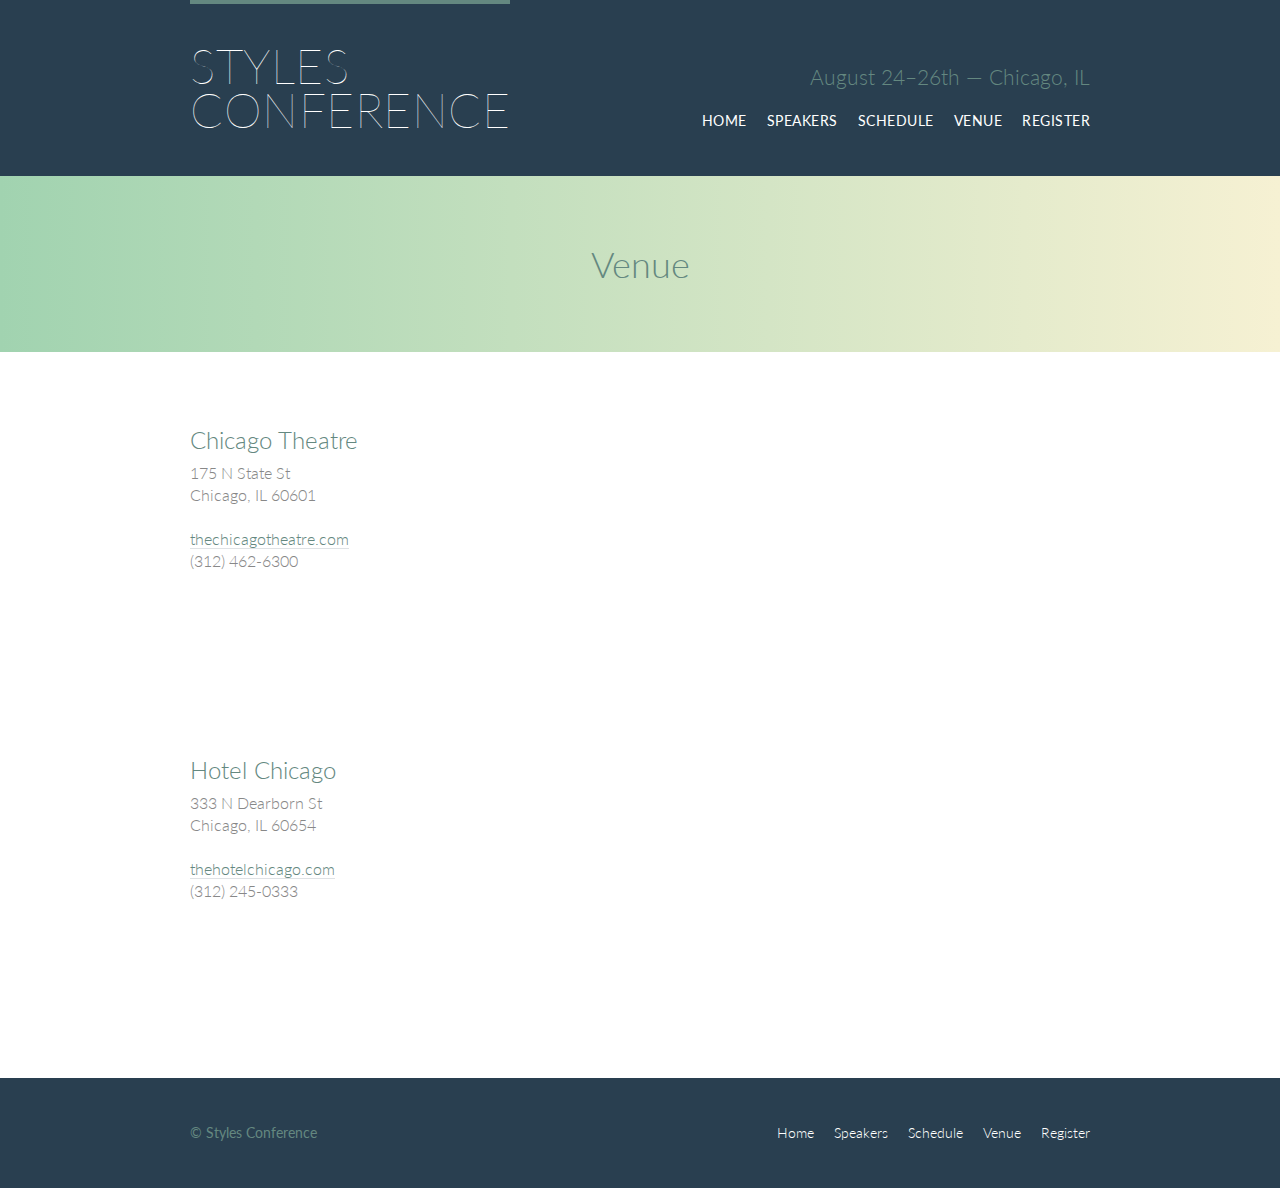
<file: venue.html>
<!DOCTYPE html>
<html lang="en">
    
  <head>
    <meta charset="utf-8">
    <title>Venue - Styles Conference</title>
    <link rel="stylesheet" href="assets/stylesheets/main.css">
    <link rel="stylesheet" href="https://fonts.googleapis.com/css?family=Lato:100,300,400" >
  </head>
    
  <body>
      
    <!-- Header -->
      
    <header class="primary-header container group">
  
      <h1 class="logo">
        <a href="index.html">Styles <br> Conference</a>
      </h1>

      <h3 class="tagline">August 24&ndash;26th &mdash; Chicago, IL</h3>
        
        <nav class="nav primary-nav">
          <ul>
            <li><a href="index.html">Home</a></li><!--
            --><li><a href="speakers.html">Speakers</a></li><!--
            --><li><a href="schedule.html">Schedule</a></li><!--
            --><li><a href="venue.html">Venue</a></li><!--
            --><li><a href="register.html">Register</a></li>
          </ul>
        </nav>
        
      </header>
      
      <!-- Lead -->
      
      <section class="row-alt">
        <div class="lead container">
          
        <h1>Venue</h1>
          
        </div>
      </section>    
      
      <!-- Main content -->
      
      <section class="row">
        <div class="grid">
            
            <!-- Chicago Theatre -->
            
            <section class="venue-theatre">
                
                <div class="col-1-3">
                  <h2>Chicago Theatre</h2>
                  <p>175 N State St <br> Chicago, IL 60601</p>
                  <p><a href="http://www.thechicagotheatre.com/">thechicagotheatre.com</a> <br> (312) 462-6300</p>
                </div><!--
                
                --><iframe class="venue-map col-2-3" src="https://www.google.com/maps/embed?pb=!1m18!1m12!1m3!1d11881.410584982059!2d-87.62985978424543!3d41.885272472943775!2m3!1f0!2f0!3f0!3m2!1i1024!2i768!4f13.1!3m3!1m2!1s0x880e2ca55810a493%3A0x4700ddf60fcbfad6!2sThe+Chicago+Theatre!5e0!3m2!1sen!2suk!4v1506340022184" width="600" height="450" frameborder="0" style="border:0" allowfullscreen></iframe>
            
            </section>
            
            <section class="venue-hotel">
                
                <div class="col-1-3">
                  <h2>Hotel Chicago</h2>
                  <p>333 N Dearborn St <br> Chicago, IL 60654</p>
                  <p><a href="http://www.thehotelchicago.com/">thehotelchicago.com</a> <br> (312) 245-0333</p>
                </div><!--
                
                --><iframe class="venue-map col-2-3" src="https://www.google.com/maps/embed?pb=!1m18!1m12!1m3!1d2970.2010093921053!2d-87.63104068424538!3d41.888533972739744!2m3!1f0!2f0!3f0!3m2!1i1024!2i768!4f13.1!3m3!1m2!1s0x880e2cae21a12625%3A0x277f22d4b64d5732!2sHotel+Chicago+Downtown%2C+Autograph+Collection!5e0!3m2!1sen!2suk!4v1506340424205" width="600" height="450" frameborder="0" style="border:0" allowfullscreen></iframe>
            
            </section>
          
        </div>
      </section>
      
      <!-- Footer -->
      
      <footer class="primary-footer container group">
          
        <small>&copy; Styles Conference</small>
          
        <nav class="nav">
          <ul>
            <li><a href="index.html">Home</a></li><!--
            --><li><a href="speakers.html">Speakers</a></li><!--
            --><li><a href="schedule.html">Schedule</a></li><!--
            --><li><a href="venue.html">Venue</a></li><!--
            --><li><a href="register.html">Register</a></li>
          </ul>
        </nav>
          
      </footer>
    
  </body>
</html>
</file>
<file: assets/stylesheets/main.css>
/* http://meyerweb.com/eric/tools/css/reset/ 2. v2.0 | 20110126
  License: none (public domain)
*/

html, body, div, span, applet, object, iframe,
h1, h2, h3, h4, h5, h6, p, blockquote, pre,
a, abbr, acronym, address, big, cite, code,
del, dfn, em, img, ins, kbd, q, s, samp,
small, strike, strong, sub, sup, tt, var,
b, u, i, center,
dl, dt, dd, ol, ul, li,
fieldset, form, label, legend,
table, caption, tbody, tfoot, thead, tr, th, td,
article, aside, canvas, details, embed,
figure, figcaption, footer, header, hgroup,
menu, nav, output, ruby, section, summary,
time, mark, audio, video {
  margin: 0;
  padding: 0;
  border: 0;
  font-size: 100%;
  font: inherit;
  vertical-align: baseline;
}
/* HTML5 display-role reset for older browsers */
article, aside, details, figcaption, figure,
footer, header, hgroup, menu, nav, section {
  display: block;
}
body {
  line-height: 1;
}
ol, ul {
  list-style: none;
}
blockquote, q {
  quotes: none;
}
blockquote:before, blockquote:after,
q:before, q:after {
  content: '';
  content: none;
}
table {
  border-collapse: collapse;
  border-spacing: 0;
}

/*
=====================================
Custom Styles
=====================================
*/

body {
    background: #293f50;
    color: #888;
    /*font-weight font-size/line-height font-family*/
    font: 300 16px/22px "Lato", "Opens Sans", "Helvetica Neue", Helvetica, Arial, sans-serif;
}

/*
=====================================
Grid
=====================================
*/

*,
*:before,
*:after {
    -webkit-box-sizing:  border-box;
        -moz-box-sizing: border-box;
            box-sizing:  border-box;
}
.container,
.grid {
    margin:0 auto;
    width: 960px;
}
.container {
    padding-left: 30px;
    padding-right: 30px;
}
.grid,
.col-1-3,
.col-2-3 {
    padding-left: 15px;
    padding-right: 15px;
}
.col-1-3,
.col-2-3 {
    display: inline-block;
    vertical-align: top;
}
.col-1-3 {
    width: 33.33%;
}
.col-2-3 {
    width: 66.66%
}

/*
=====================================
Clearfix
=====================================
*/

.group:before,
.group:after {
    content: "";
    display: table;
}
.group:after {
    clear: both;
}
.group {
    clear: both;
    *zoom: 1;
}

/*
=====================================
Rows
=====================================
*/

.row,
.row-alt {
    min-width: 960px;
}
.row {
    background: #fff;
    padding: 66px 0 44px 0;
}
.row-alt {
    background: #cbe2c1;
    background: -webkit-linear-gradient(to right, #a1d3b0, #f6f1d3);
    background: -moz-linear-gradient(to right, #a1d3b0, #f6f1d3);
    background: linear-gradient(to right, #a1d3b0, #f6f1d3);
    padding: 66px 0 44px 0;
}
/*
=====================================
Typography
=====================================
*/

h1, h3, h4, p {
    margin-bottom: 22px;
}
h1, h2, h3, h4 {
    color: #648880;
}
h1 {
    font-size: 36px;
    line-height: 44px;
}
h2 {
    font-size: 24px;
    line-height: 44px;
}
h3 {
    font-size: 21px;
}
h4 {
    font-size: 18px;
}
h5 {
    color: #a9b2b9;
    font-size: 14px;
    font-weight: 400;
    text-transform: uppercase;
    margin-top: 11px;
    margin-bottom: 5px;
}
strong {
    font-weight: 400;
}
cite, em {
    font-style: italic;
}

/*
=====================================
Leads
=====================================
*/

.lead {
    text-align: center;
}
.lead p {
    font-size: 21px;
    line-height: 33px;
}

/*
=====================================
Links
=====================================
*/

a {
    color: #648880;
    text-decoration: none;
}
a:hover {
    color: #a9b2b9;
}
p a {
    border-bottom: 1px solid #dfe2e5;
}
.primary-header a,
.primary-footer a {
    color: #fff;
}
.primary-header a:hover,
.primary-footer a:hover {
    color: #648880;
}

/*
=====================================
Buttons
=====================================
*/

.btn {
    border-radius: 5px;
    color: #fff;
    cursor: pointer;
    display: inline-block;
    font-weight: 400;
    letter-spacing: .5px;
    margin: 0;
    text-transform: uppercase;
}
.btn-alt {
    border: 1px solid #fff;
    padding: 10px 30px;
}
.btn-alt:hover {
    background: #fff;
    color: #648880;
}
.btn-default {
    border: 0;
    background: #648880;
    padding: 11px 30px;
    font-size: 14px;
}
.btn-default:hover {
    background: #77a198;
}

/*
=====================================
Primary header
=====================================
*/

.logo {
    border-top: 4px solid #648880;
    float: left;
    font-size: 48px;
    font-weight: 100;
    letter-spacing: .5px;
    line-height: 44px;
    padding: 40px 0 22px 0;
    text-transform: uppercase;
}
.tagline {
    margin: 66px 0 22px 0;
    text-align: right;
}
.primary-nav {
    font-size: 14px;
    font-weight: 400;
    letter-spacing: .5px;
    text-transform: uppercase;
}

/*
=====================================
Primary footer
=====================================
*/

.primary-footer {
    color: #648880;
    font-size: 14px;
    padding-bottom: 44px;
    padding-top: 44px;
}
.primary-footer small {
    float: left;
    font-weight: 400;
}

/*
========================================
Navigation
========================================
*/

.nav {
    text-align: right;
}
.nav li {
    display: inline-block;
    margin: 0 10px;
    vertical-align: top;
}
.nav li:last-child {
    margin-right: 0;
}

/*
========================================
Home
========================================
*/

.hero {
    color: #fff;
    line-height: 44px;
    padding: 22px 80px 66px 80px;
    text-align: center;
}
.hero h2 {
    font-size: 36px;
}
.hero p {
    font-size: 24px;
    font-weight: 100;
}
.teaser a:hover h3 {
    color: #a9b2b9;
}
.teaser img {
    border-radius: 5px;
    display: block;
    margin-bottom: 22px;
    max-width: 100%;
}

/*
========================================
Speakers
========================================
*/

.speaker {
    margin-bottom: 44px;
}
.speaker-info {
    border: 1px solid #dfe2e5;
    border-radius: 5px;
    margin-top: 88px;
    padding-bottom: 22px;
    text-align: center;
}
.speaker-info img {
    border-radius: 50%;
    height: 130px;
    margin: -66px 0 22px 0;
    vertical-align: top;
}

/*
========================================
Schedule
========================================
*/

table {
    margin-bottom: 44px;
    width: 100;
}
table:last-child {
    margin-bottom: 0;
}
table a {
    color: #888;
}
table h4 {
    margin-bottom: 0;
}
th,
td {
    padding-bottom: 22px;
    vertical-align: top;
}
th {
    padding-right: 45px;
    text-align: right;
    width: 20%;
}
td {
    width: 40%;
}
thead {
    line-height: 44px;
}
thead th {
    color: #648880;
    font-size: 24px;
}
tbody th {
    color: #a9b2b9;
    font-size: 14px;
    font-weight: 400;
    padding-top: 22px;
    text-transform: uppercase;
}
tbody td {
    border-top: 1px solid #dfe2e5;
    padding-top: 21px;
}
tbody td:first-of-type {
    padding-right: 15px;
}
tbody td:last-of-type {
    padding-left: 15px;
}
tbody td:only-of-type {
    padding-left: 0;
    padding-right: 0;
}
.schedule-offset {
    color: #a9b2b9;
}

/*
========================================
Venue
========================================
*/

.venue-theatre {
    margin-bottom: 66px;
}
.venue-hotel {
    margin-bottom: 22px;
}
.venue-map {
    height: 264px;
}

/*
========================================
Register
========================================
*/

.why-attend {
    list-style: square;
    margin: 0 0 22px 30px;
}
form {
    margin-bottom: 22px;
}
input,
select,
textarea {
    /*weight, size/line-height, family */
    font: 300 16px/22px "Lato", "Open Sans", "Helvetica Neue", Helvetica, Arial, sans-serif;
}
.register-group label {
    color: #648880;
    cursor: pointer;
    font-weight: 400;
}
.register-group input,
.register-group select,
.register-group textarea {
    border: 1px solid #c6c9cc;
    border-radius: 5px;
    color: #888;
    display: block;
    margin: 5px 0 27px 0;
    padding: 5px 8px;
}
.register-group input,
.register-group textarea {
    width: 100%;
}
.register-group select {
    height: 34px;
    width: 60px;
}
.register-group textarea {
    height: 78px;
}
</file>
